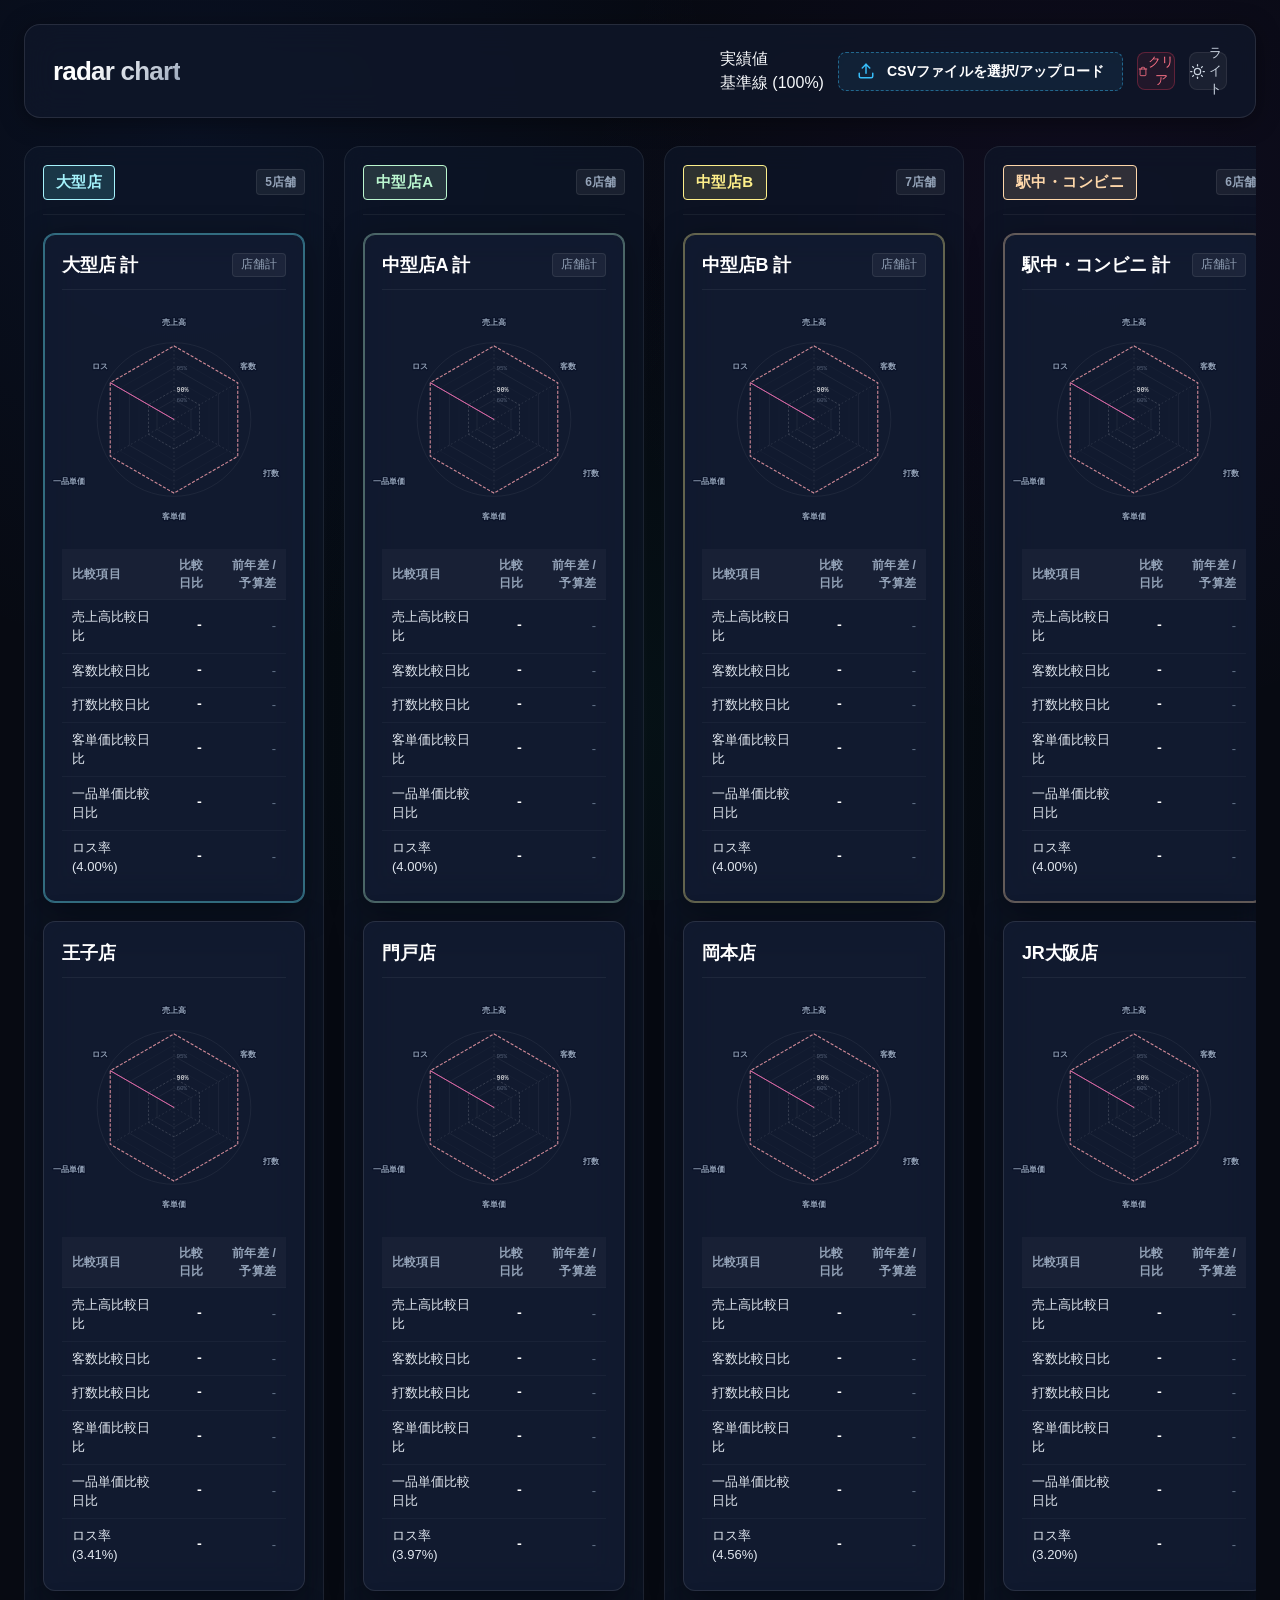
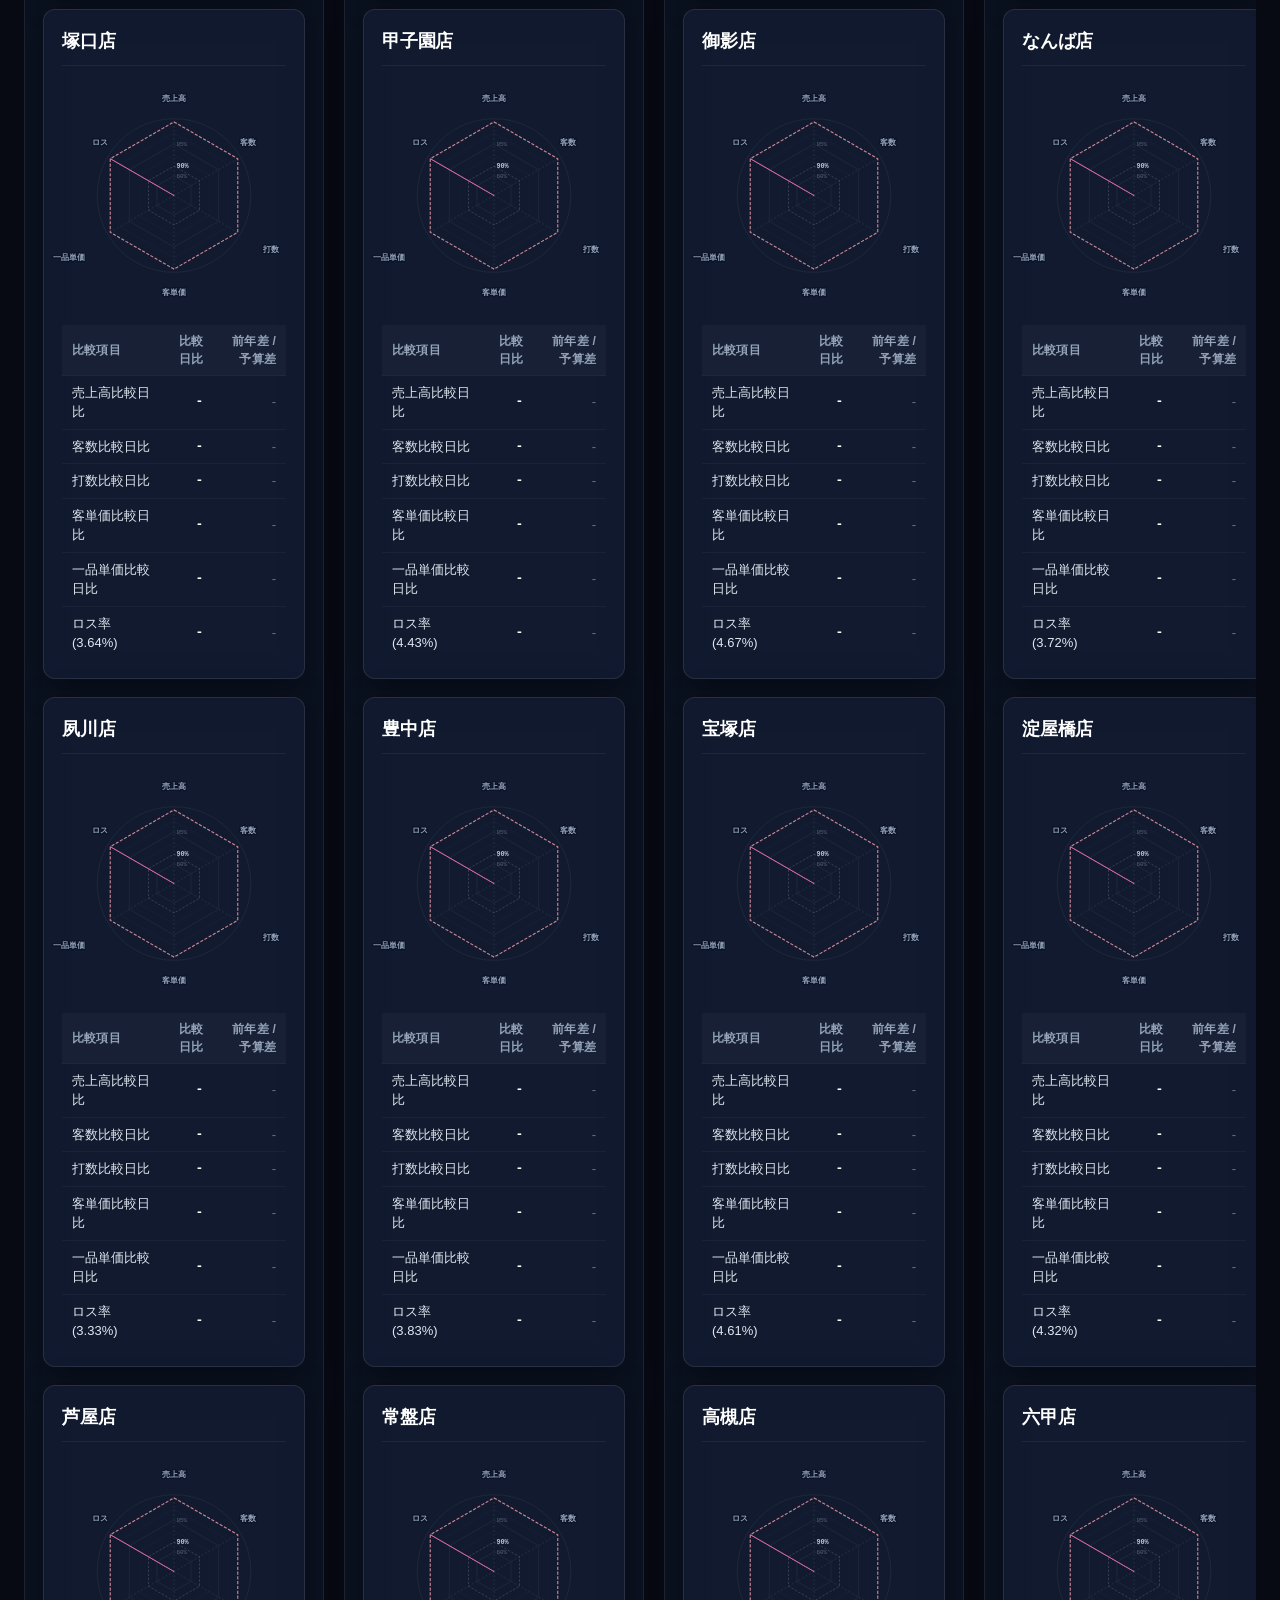
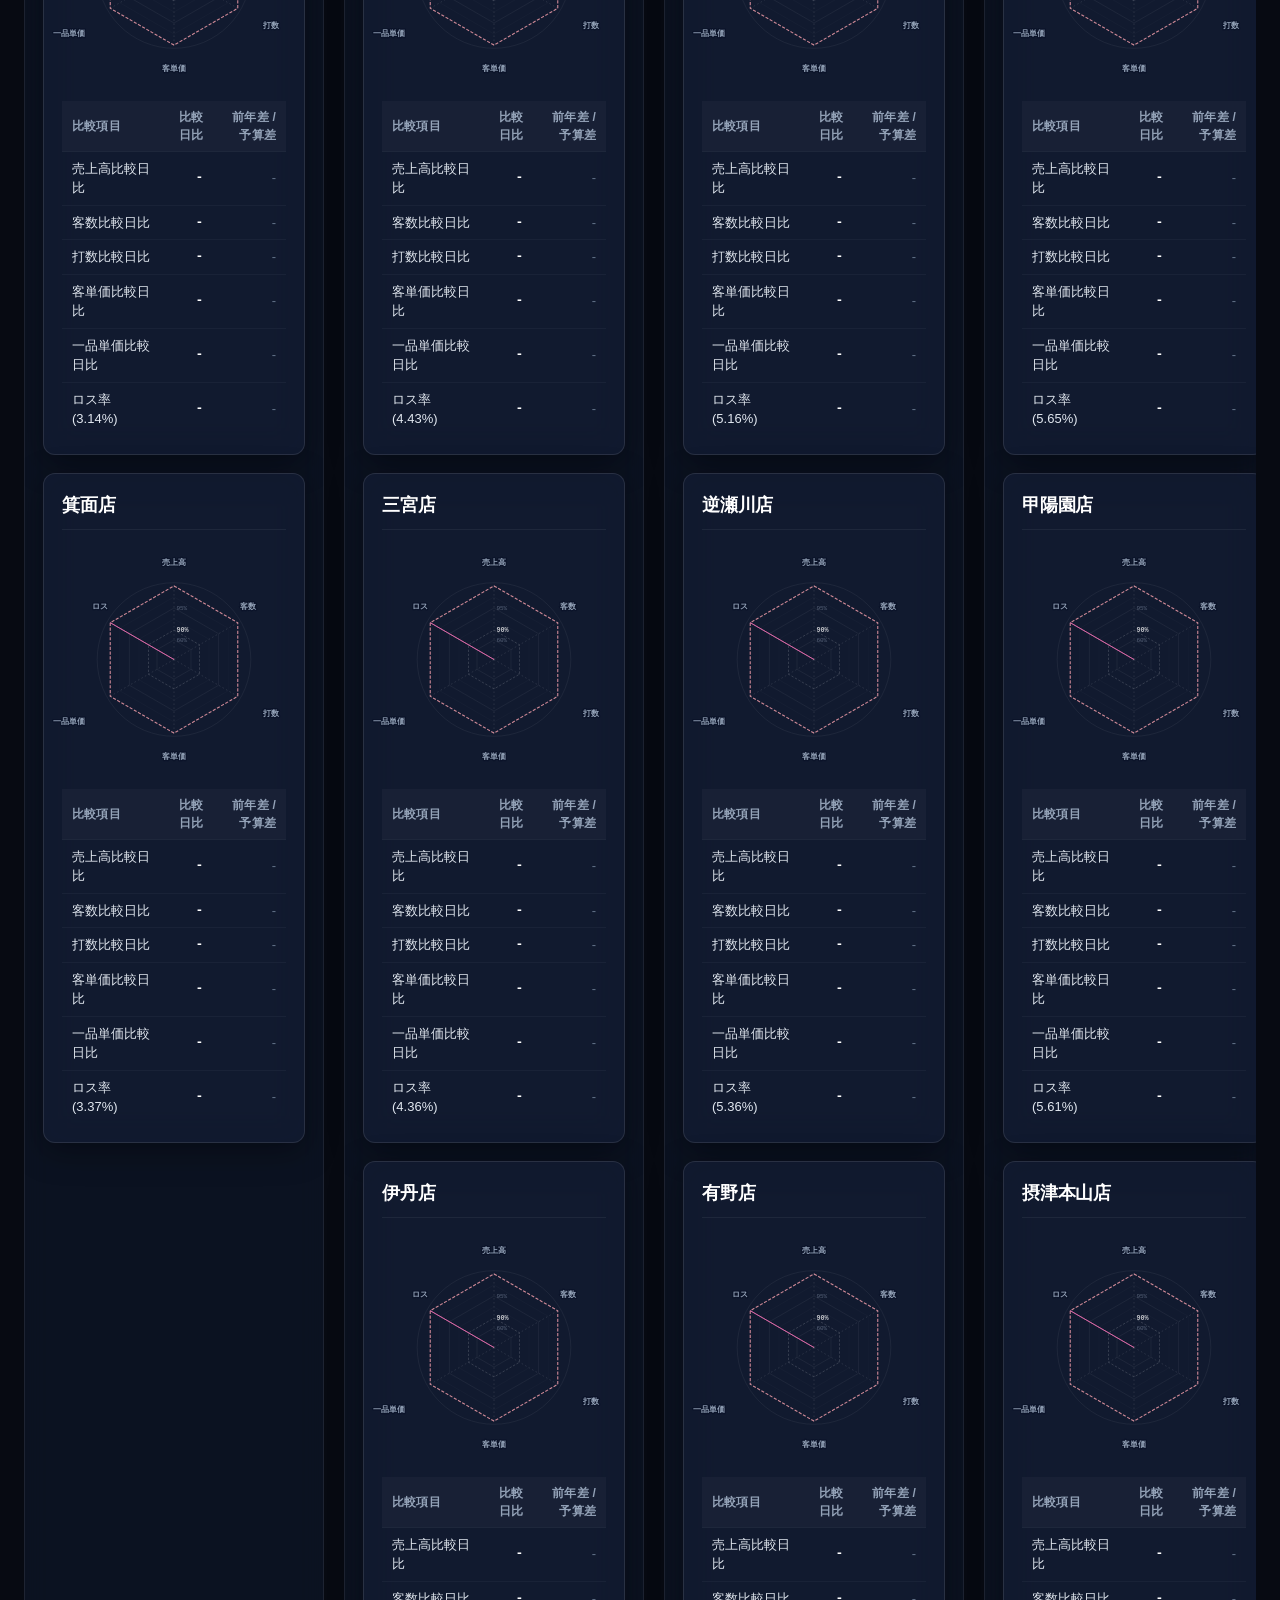
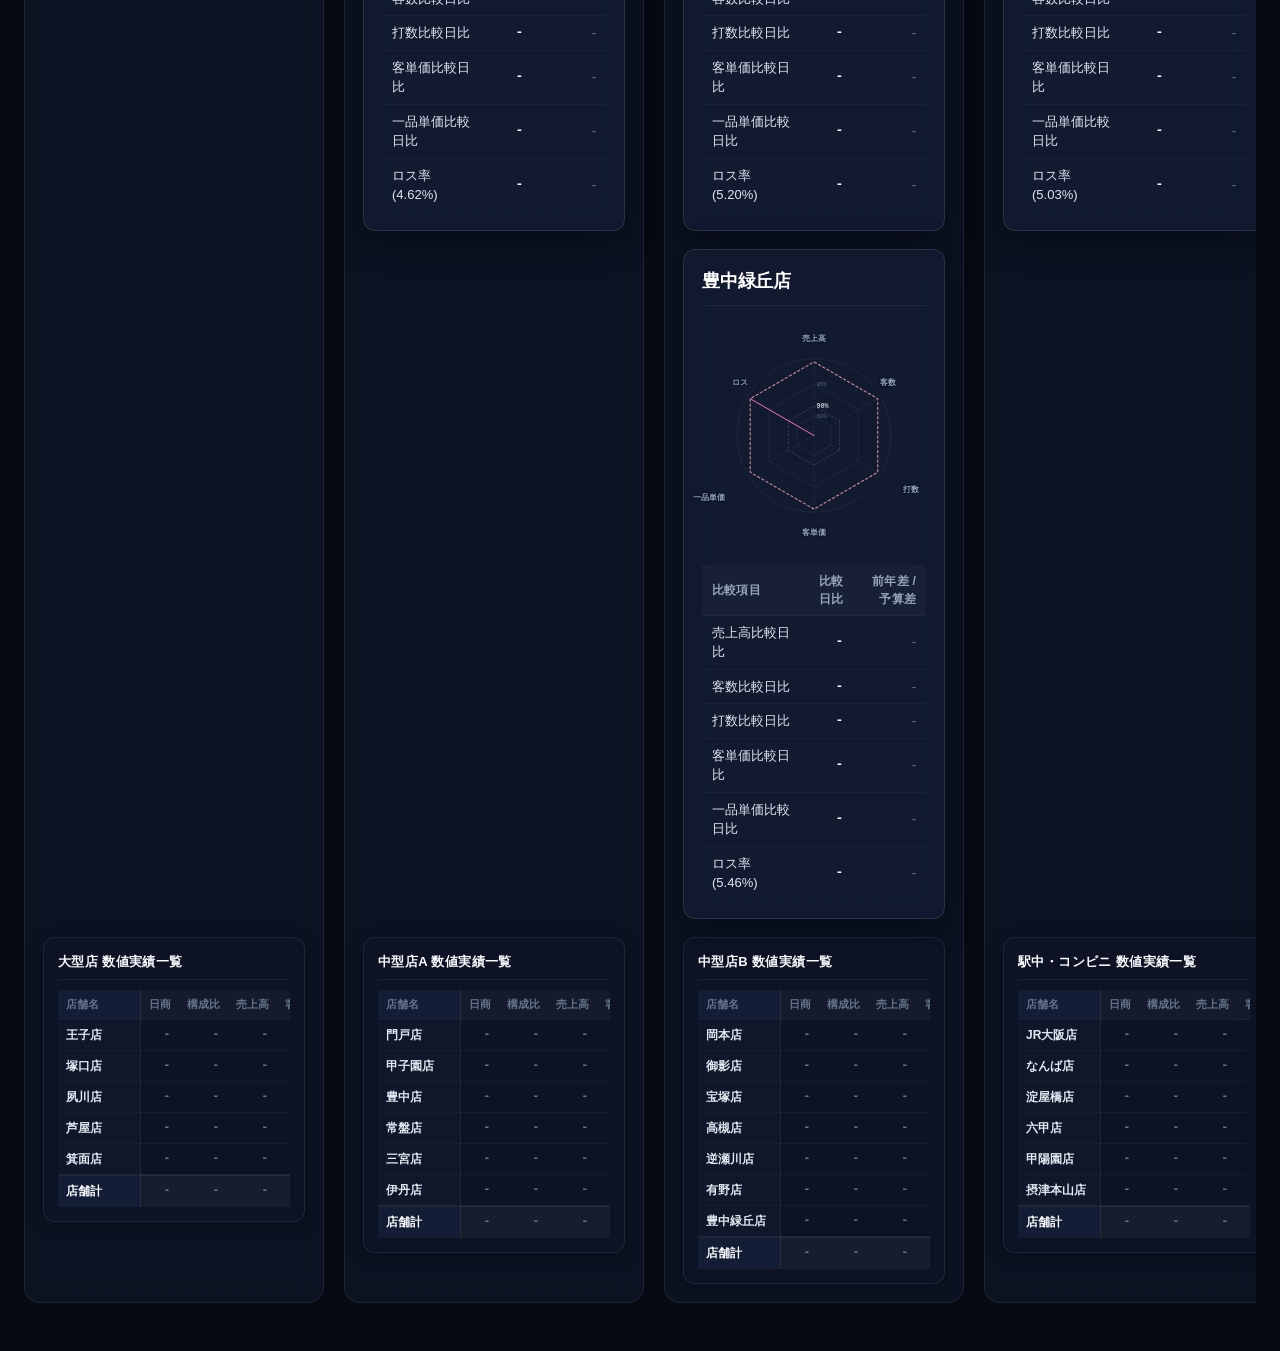
<file: index.html>
<!DOCTYPE html>
<html lang="ja">
<head>
  <meta charset="UTF-8">
  <meta name="viewport" content="width=device-width, initial-scale=1.0">
  <meta http-equiv="Content-Security-Policy" content="default-src 'none'; style-src 'self' 'unsafe-inline'; script-src 'self'; img-src 'self' data:;">
  <title>radar chart</title>
  <meta name="description" content="全24店舗の売上実績KPI（売上高、客数、打数、客単価、一品単価の比較日比）をレーダーチャートとテーブルの1セットで表示する4列カンバンビュー">
  <link rel="stylesheet" href="css/style.css">
</head>
<body>

  <!-- ヘッダーエリア -->
  <header class="app-header">
    <div class="header-title-group">
      <h1 id="app-title">radar chart</h1>
    </div>

    <div class="header-controls">
      <div class="legend-bar" role="region" aria-label="チャート凡例">
        <div class="legend-item">
          <span class="legend-dot-actual"></span>
          <span>実績値</span>
        </div>
        <div class="legend-item">
          <span class="legend-dot-benchmark"></span>
          <span>基準線 (100%)</span>
        </div>
      </div>

      <!-- 読み込みボタン周辺 ドロップ＆ファイル選択ゾーン -->
      <div id="csv-drop-zone" class="header-drop-zone" role="region" aria-label="CSV読み込みドロップエリア">
        <input type="file" id="csv-file-input" class="file-upload-input" accept=".csv,text/csv">
        <label for="csv-file-input" class="drop-zone-label" tabindex="0" role="button" aria-label="CSVファイルを選択/アップロード">
          <div class="drop-zone-icon">
            <svg width="18" height="18" viewBox="0 0 24 24" fill="none" stroke="currentColor" stroke-width="2" stroke-linecap="round" stroke-linejoin="round">
              <path d="M21 15v4a2 2 0 0 1-2 2H5a2 2 0 0 1-2-2v-4"></path>
              <polyline points="17 8 12 3 7 8"></polyline>
              <line x1="12" y1="3" x2="12" y2="15"></line>
            </svg>
          </div>
          <span class="drop-zone-main-text">CSVファイルを選択/アップロード</span>
        </label>
      </div>

      <!-- クリアボタン -->
      <button type="button" id="btn-clear-data" class="btn-clear" title="全店舗の数値をクリアします（店舗数・項目は維持されます）">
        <svg width="15" height="15" viewBox="0 0 24 24" fill="none" stroke="currentColor" stroke-width="2" stroke-linecap="round" stroke-linejoin="round">
          <polyline points="3 6 5 6 21 6"></polyline>
          <path d="M19 6v14a2 2 0 0 1-2 2H7a2 2 0 0 1-2-2V6m3 0V4a2 2 0 0 1 2-2h4a2 2 0 0 1 2 2v2"></path>
        </svg>
        <span>クリア</span>
      </button>

      <!-- テーマ切り替えボタン（ライト/ダーク） -->
      <button type="button" id="btn-theme-toggle" class="btn-theme-toggle" title="ライトモード/ダークモードを切り替えます" aria-label="ライトモードに切り替え" aria-pressed="false">
        <span class="theme-icon-container">
          <svg class="icon-sun" width="15" height="15" viewBox="0 0 24 24" fill="none" stroke="currentColor" stroke-width="2" stroke-linecap="round" stroke-linejoin="round">
            <circle cx="12" cy="12" r="5"></circle>
            <line x1="12" y1="1" x2="12" y2="3"></line>
            <line x1="12" y1="21" x2="12" y2="23"></line>
            <line x1="4.22" y1="4.22" x2="5.64" y2="5.64"></line>
            <line x1="18.36" y1="18.36" x2="19.78" y2="19.78"></line>
            <line x1="1" y1="12" x2="3" y2="12"></line>
            <line x1="21" y1="12" x2="23" y2="12"></line>
            <line x1="4.22" y1="19.78" x2="5.64" y2="18.36"></line>
            <line x1="18.36" y1="5.64" x2="19.78" y2="4.22"></line>
          </svg>
          <svg class="icon-moon" width="15" height="15" viewBox="0 0 24 24" fill="none" stroke="currentColor" stroke-width="2" stroke-linecap="round" stroke-linejoin="round">
            <path d="M21 12.79A9 9 0 1 1 11.21 3 7 7 0 0 0 21 12.79z"></path>
          </svg>
        </span>
        <span id="theme-toggle-label" class="theme-toggle-label">ライト</span>
      </button>
    </div>
  </header>

  <!-- 4列カンバンビューエリア -->
  <main>
    <div id="kanban-board" class="kanban-board" role="region" aria-label="4列店舗別カンバンボード">
      <!-- JavaScriptにより4列のカンバンカテゴリおよび店舗カードが安全に動的生成されます -->
    </div>
  </main>

  <!-- 店舗詳細ポップアップモーダル（拡大表示） -->
  <div id="store-modal-overlay" class="modal-overlay" aria-hidden="true" style="display: none;">
    <div class="modal-dialog" role="dialog" aria-modal="true" aria-labelledby="modal-store-name">
      <button type="button" id="modal-close-btn" class="modal-close-button" aria-label="閉じる">
        <svg width="20" height="20" viewBox="0 0 24 24" fill="none" stroke="currentColor" stroke-width="2.5" stroke-linecap="round" stroke-linejoin="round">
          <line x1="18" y1="6" x2="6" y2="18"></line>
          <line x1="6" y1="6" x2="18" y2="18"></line>
        </svg>
      </button>

      <header class="modal-header">
        <div class="modal-header-info">
          <span id="modal-category-badge" class="kanban-category-badge"></span>
          <span id="modal-store-code" class="card-store-code"></span>
        </div>
        <h2 id="modal-store-name" class="modal-store-title"></h2>
      </header>

      <div class="modal-body-grid">
        <!-- 拡大レーダーチャート領域 -->
        <div class="modal-chart-section">
          <div id="modal-chart-container" class="modal-chart-wrapper"></div>
        </div>

        <!-- 拡大詳細データ表領域 -->
        <div class="modal-table-section">
          <div class="modal-section-title">比較日比 実績データ表</div>
          <div id="modal-table-container" class="modal-table-wrapper"></div>
        </div>
      </div>
    </div>
  </div>

  <!-- トースト通知コンテナ -->
  <div id="toast-container" class="toast-container" aria-live="polite"></div>

  <!-- スクリプト読み込み（安全な分離設計・外部CDN不使用） -->
  <script src="js/config.js"></script>
  <script src="js/parser.js"></script>
  <script src="js/chart.js"></script>
  <script src="js/table.js"></script>
  <script src="js/app.js"></script>
</body>
</html>
</file>
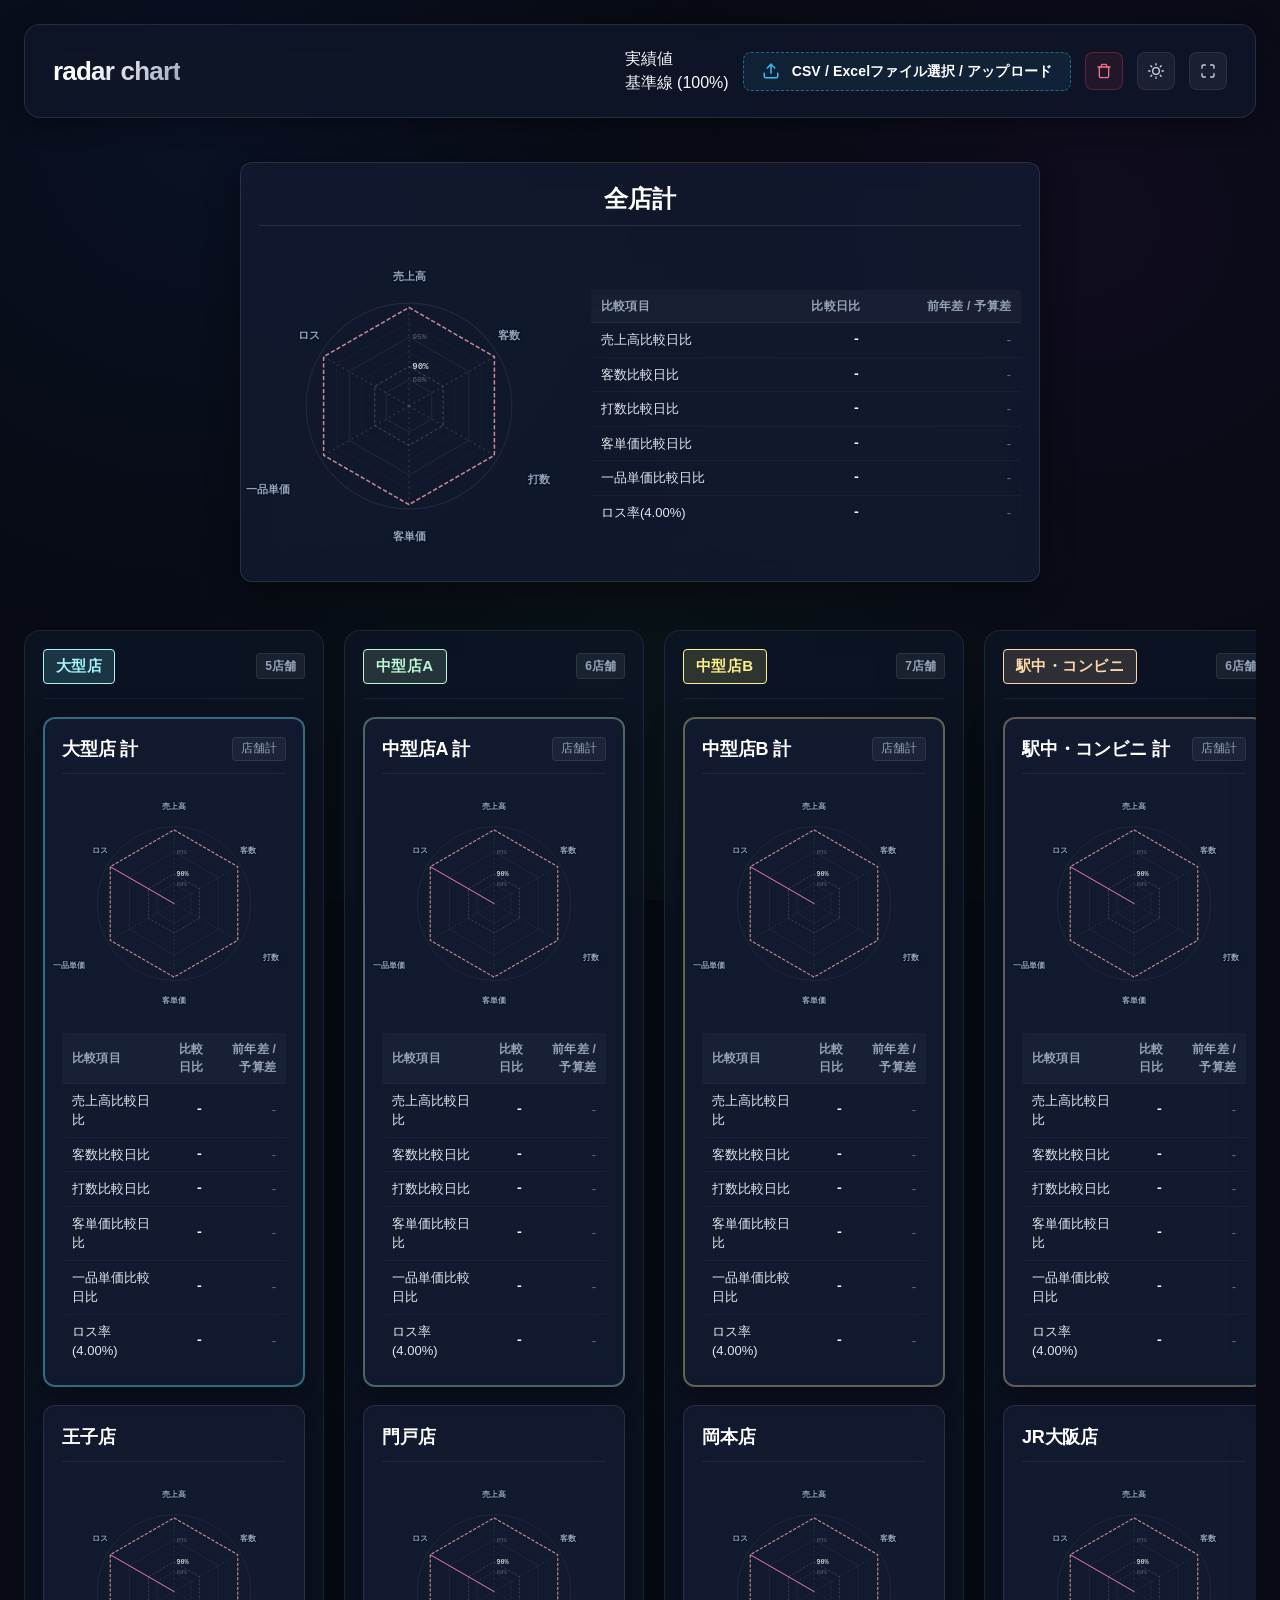
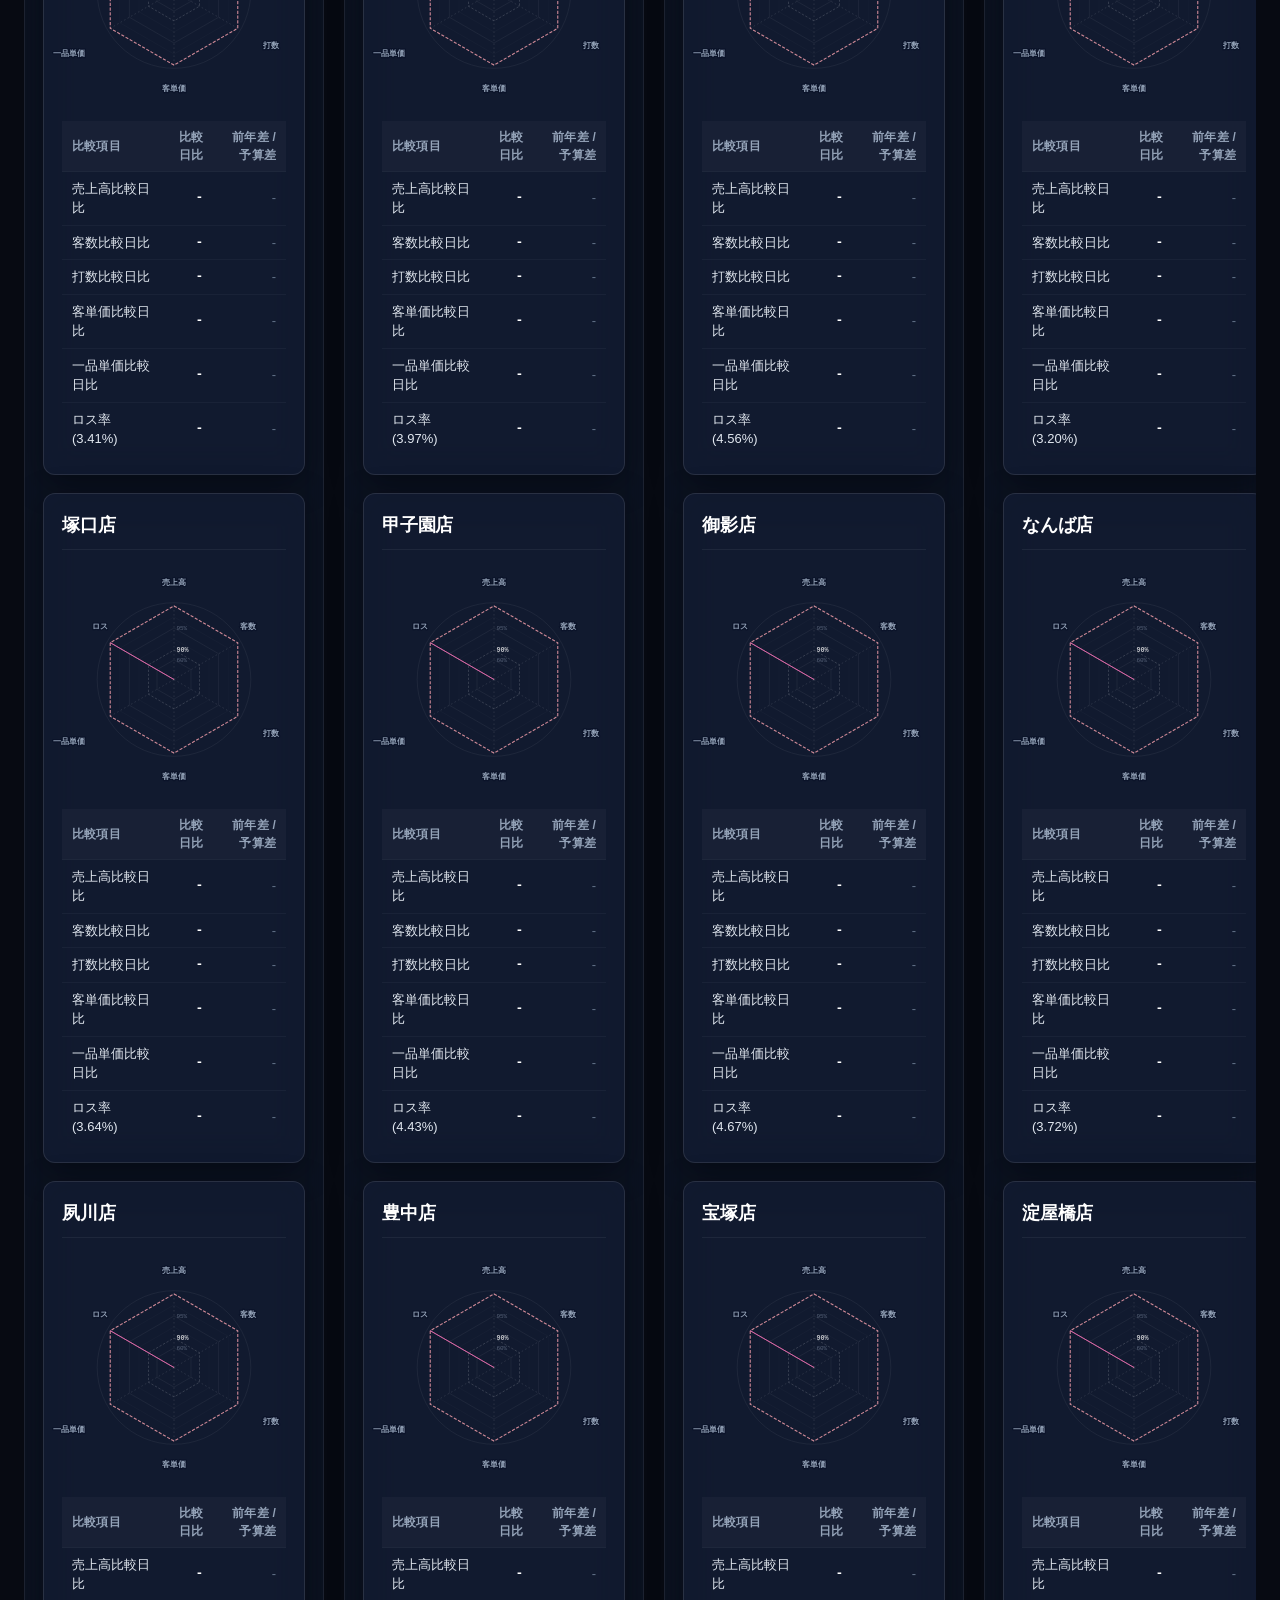
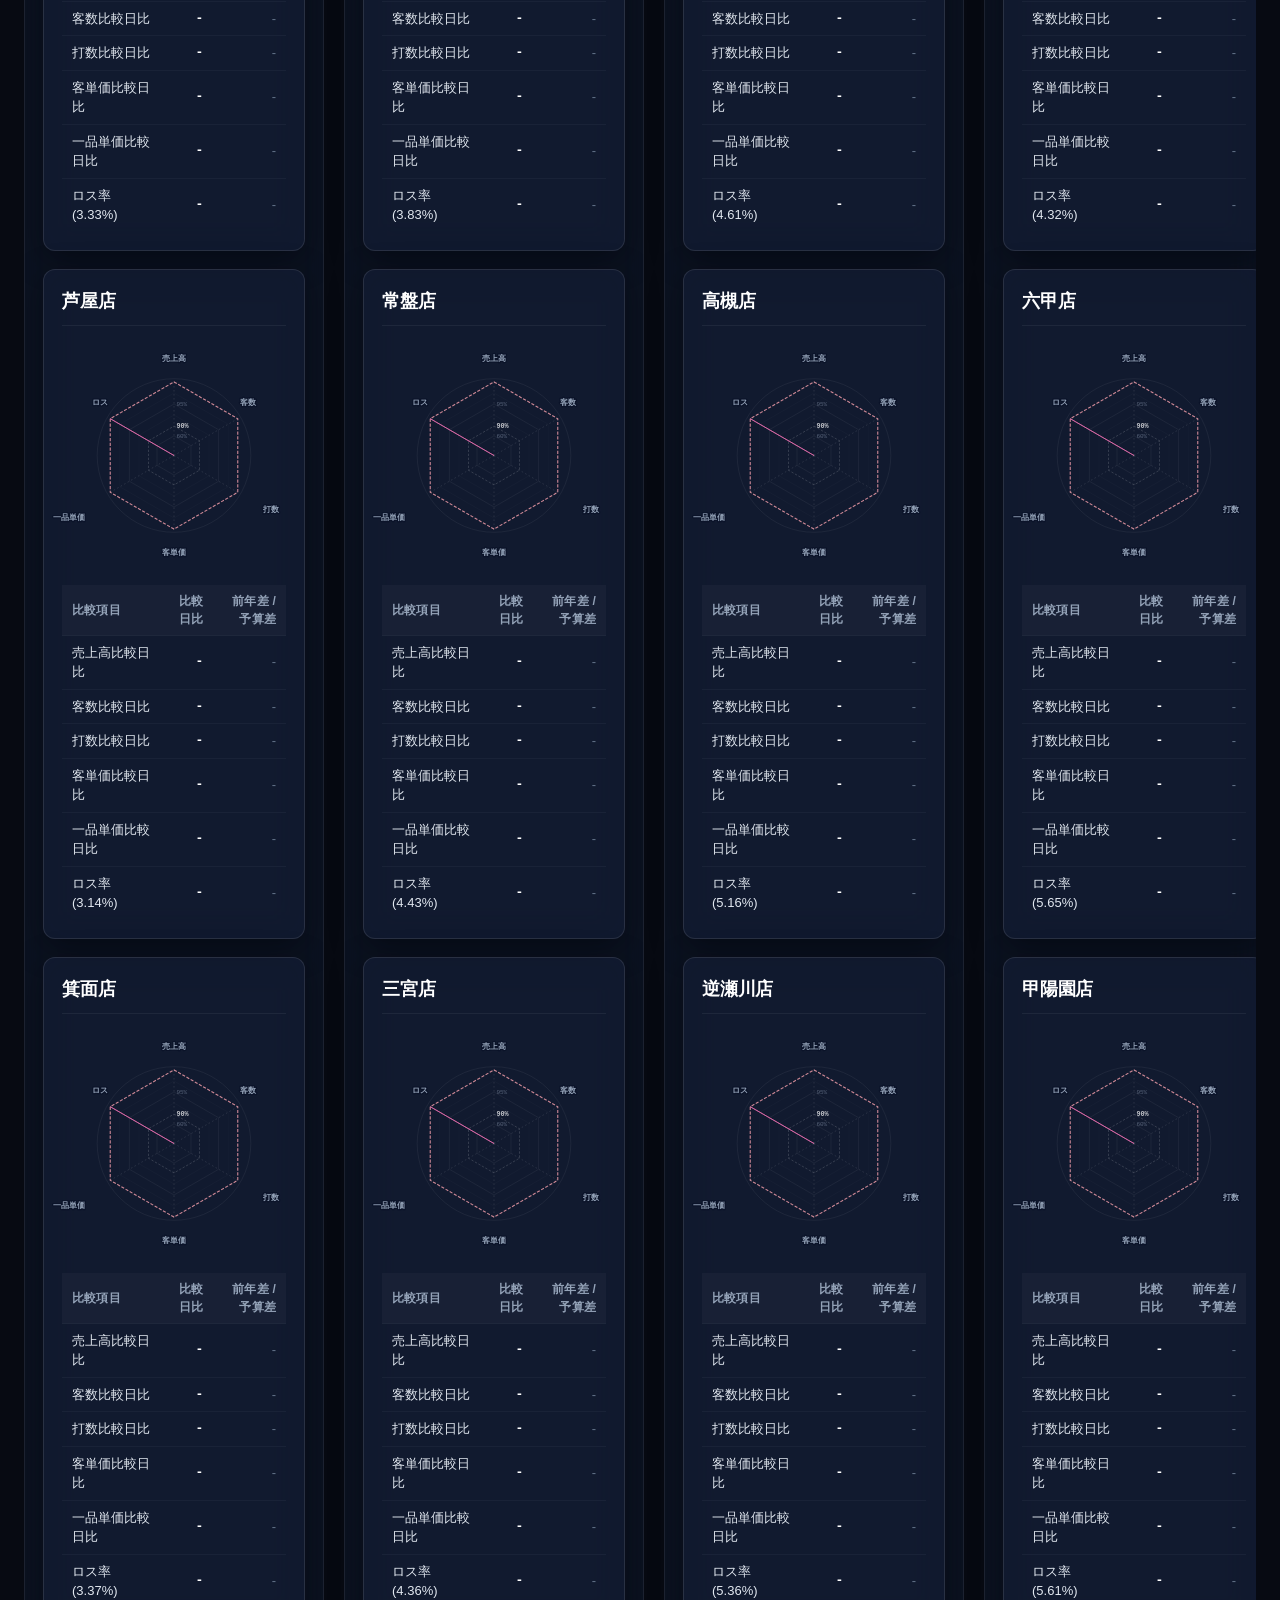
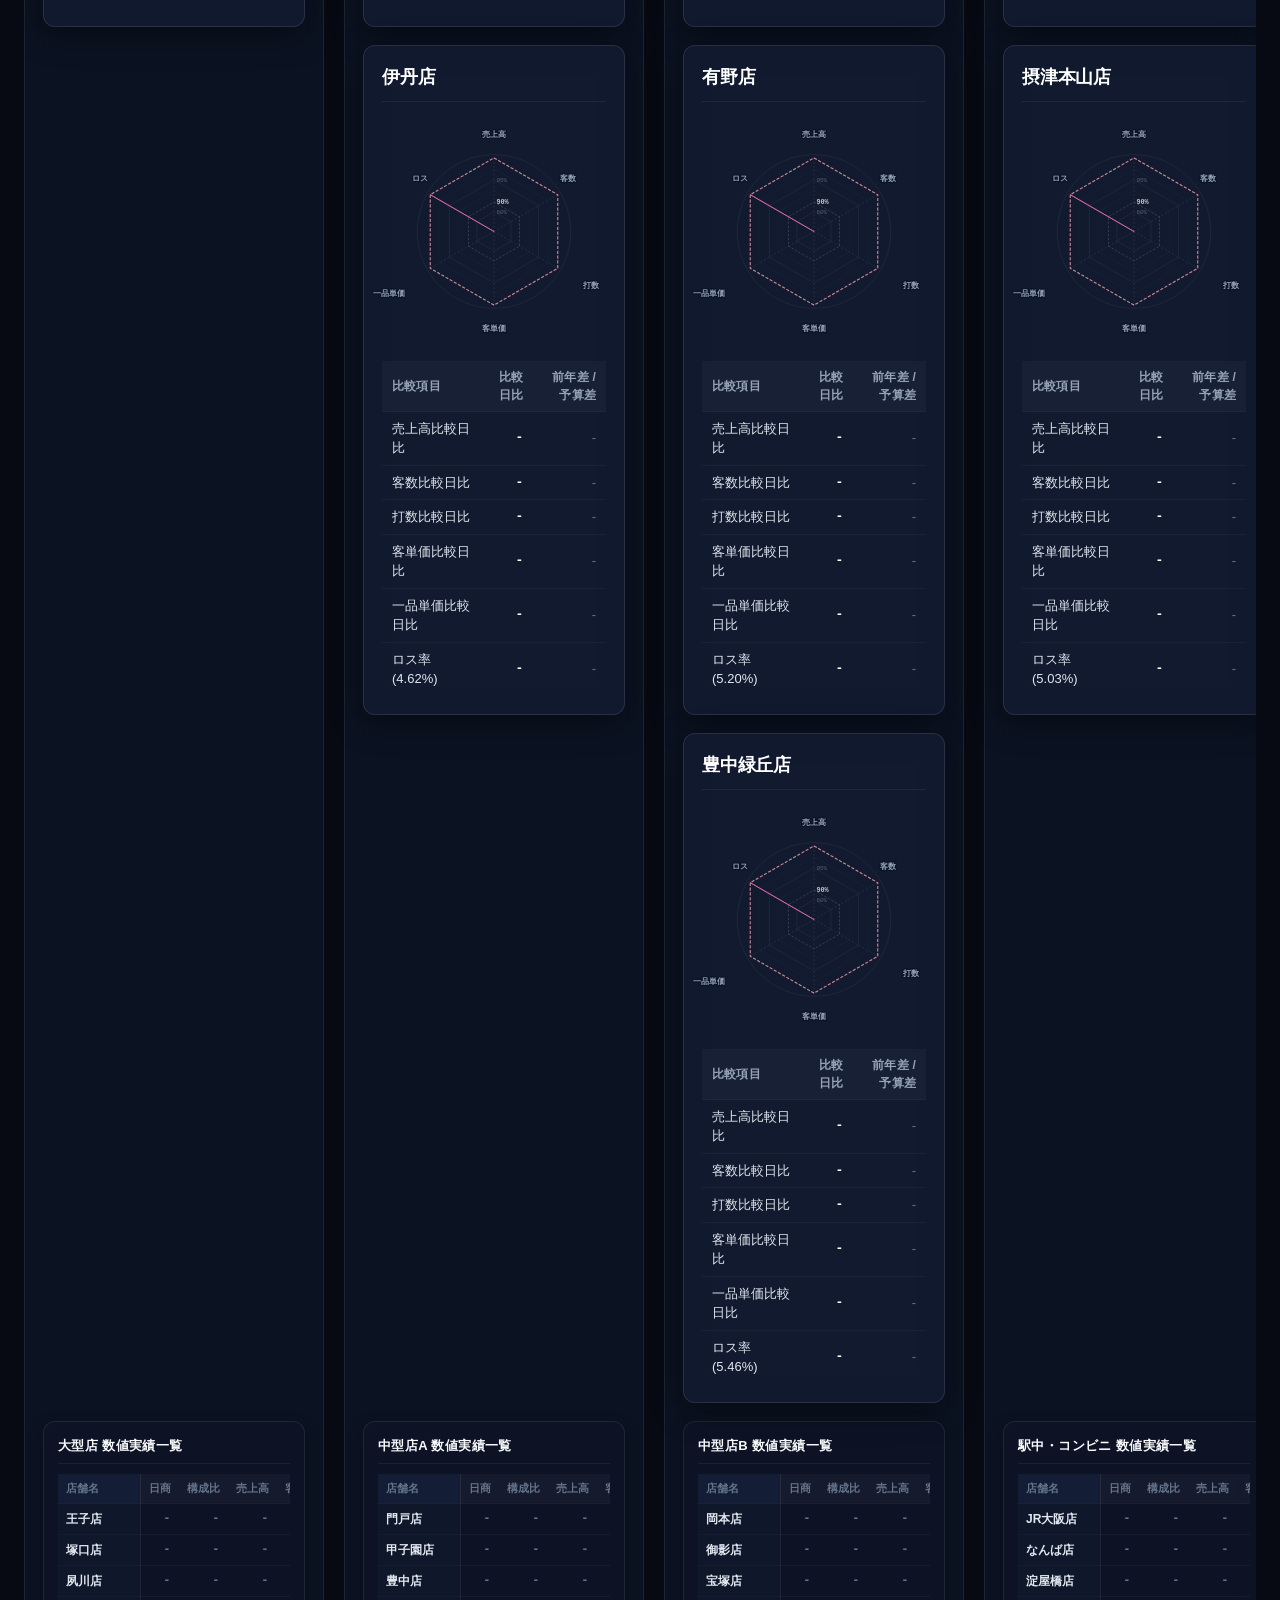
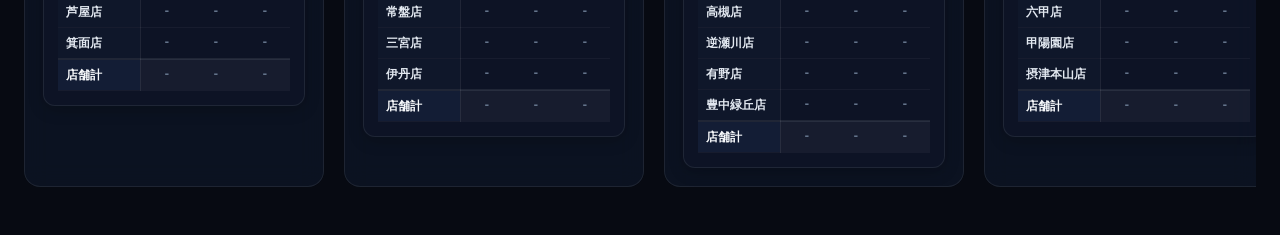
<file: radar chart.html>
<!DOCTYPE html>
<html lang="ja">

<head>
  <meta charset="UTF-8">
  <meta name="viewport" content="width=device-width, initial-scale=1.0">
  <meta http-equiv="Content-Security-Policy"
    content="default-src 'none'; style-src 'self' 'unsafe-inline'; script-src 'self'; img-src 'self' data:;">
  <title>radar chart</title>
  <meta name="description" content="全24店舗の売上実績KPI（売上高、客数、打数、客単価、一品単価の比較日比）をレーダーチャートとテーブルの1セットで表示する4列カンバンビュー">
  <link rel="stylesheet" href="css/style.css">
</head>

<body>

  <!-- ヘッダーエリア -->
  <header class="app-header">
    <div class="header-title-group">
      <h1 id="app-title">radar chart</h1>
    </div>

    <div class="header-controls">
      <div class="legend-bar" role="region" aria-label="チャート凡例">
        <div class="legend-item">
          <span class="legend-dot-actual"></span>
          <span>実績値</span>
        </div>
        <div class="legend-item">
          <span class="legend-dot-benchmark"></span>
          <span>基準線 (100%)</span>
        </div>
      </div>

      <!-- 読み込みボタン周辺 ドロップ＆ファイル選択ゾーン -->
      <div class="header-upload-group">
        <div id="csv-drop-zone" class="header-drop-zone" role="region" aria-label="CSV / Excel読み込みドロップエリア">
          <input type="file" id="csv-file-input" class="file-upload-input"
            accept=".csv,text/csv,.xlsx,.xls,application/vnd.openxmlformats-officedocument.spreadsheetml.sheet,application/vnd.ms-excel">
          <label for="csv-file-input" class="drop-zone-label" tabindex="0" role="button"
            aria-label="CSV / Excelファイル選択 / アップロード">
            <div class="drop-zone-icon">
              <svg width="18" height="18" viewBox="0 0 24 24" fill="none" stroke="currentColor" stroke-width="2"
                stroke-linecap="round" stroke-linejoin="round">
                <path d="M21 15v4a2 2 0 0 1-2 2H5a2 2 0 0 1-2-2v-4"></path>
                <polyline points="17 8 12 3 7 8"></polyline>
                <line x1="12" y1="3" x2="12" y2="15"></line>
              </svg>
            </div>
            <span class="drop-zone-main-text">CSV / Excelファイル選択 / アップロード</span>
          </label>
        </div>
        <div id="loaded-file-display" class="loaded-file-display" title="アップロードされたファイル名" style="display: none;">
          <svg class="loaded-file-icon" width="12" height="12" viewBox="0 0 24 24" fill="none" stroke="currentColor"
            stroke-width="2" stroke-linecap="round" stroke-linejoin="round">
            <path d="M14 2H6a2 2 0 0 0-2 2v16a2 2 0 0 0 2 2h12a2 2 0 0 0 2-2V8z"></path>
            <polyline points="14 2 14 8 20 8"></polyline>
            <line x1="16" y1="13" x2="8" y2="13"></line>
            <line x1="16" y1="17" x2="8" y2="17"></line>
            <polyline points="10 9 9 9 8 9"></polyline>
          </svg>
          <span id="loaded-file-name" class="loaded-file-name"></span>
        </div>
      </div>
      <!-- クリアボタン（アイコン表示のみ） -->
      <button type="button" id="btn-clear-data" class="btn-clear" title="全店舗の数値をクリアします（店舗数・項目は維持されます）"
        aria-label="全店舗の数値をクリア">
        <svg width="16" height="16" viewBox="0 0 24 24" fill="none" stroke="currentColor" stroke-width="2"
          stroke-linecap="round" stroke-linejoin="round">
          <polyline points="3 6 5 6 21 6"></polyline>
          <path d="M19 6v14a2 2 0 0 1-2 2H7a2 2 0 0 1-2-2V6m3 0V4a2 2 0 0 1 2-2h4a2 2 0 0 1 2 2v2"></path>
        </svg>
      </button>

      <!-- テーマ切り替えボタン（ライト/ダーク） アイコン表示のみ -->
      <button type="button" id="btn-theme-toggle" class="btn-theme-toggle" title="ライトモード/ダークモードを切り替えます"
        aria-label="ライトモードに切り替え" aria-pressed="false">
        <span class="theme-icon-container">
          <svg class="icon-sun" width="16" height="16" viewBox="0 0 24 24" fill="none" stroke="currentColor"
            stroke-width="2" stroke-linecap="round" stroke-linejoin="round">
            <circle cx="12" cy="12" r="5"></circle>
            <line x1="12" y1="1" x2="12" y2="3"></line>
            <line x1="12" y1="21" x2="12" y2="23"></line>
            <line x1="4.22" y1="4.22" x2="5.64" y2="5.64"></line>
            <line x1="18.36" y1="18.36" x2="19.78" y2="19.78"></line>
            <line x1="1" y1="12" x2="3" y2="12"></line>
            <line x1="21" y1="12" x2="23" y2="12"></line>
            <line x1="4.22" y1="19.78" x2="5.64" y2="18.36"></line>
            <line x1="18.36" y1="5.64" x2="19.78" y2="4.22"></line>
          </svg>
          <svg class="icon-moon" width="16" height="16" viewBox="0 0 24 24" fill="none" stroke="currentColor"
            stroke-width="2" stroke-linecap="round" stroke-linejoin="round">
            <path d="M21 12.79A9 9 0 1 1 11.21 3 7 7 0 0 0 21 12.79z"></path>
          </svg>
        </span>
      </button>

      <!-- 全画面表示切り替えボタン アイコン表示のみ -->
      <button type="button" id="btn-fullscreen-toggle" class="btn-fullscreen-toggle" title="全画面表示に切り替えます"
        aria-label="全画面表示に切り替え" aria-pressed="false">
        <span class="fullscreen-icon-container">
          <svg class="icon-maximize" width="16" height="16" viewBox="0 0 24 24" fill="none" stroke="currentColor"
            stroke-width="2" stroke-linecap="round" stroke-linejoin="round">
            <path d="M8 3H5a2 2 0 0 0-2 2v3m18 0V5a2 2 0 0 0-2-2h-3m0 18h3a2 2 0 0 0 2-2v-3M3 16v3a2 2 0 0 0 2 2h3">
            </path>
          </svg>
          <svg class="icon-minimize" width="16" height="16" viewBox="0 0 24 24" fill="none" stroke="currentColor"
            stroke-width="2" stroke-linecap="round" stroke-linejoin="round">
            <path d="M8 3v3a2 2 0 0 1-2 2H3m18 0h-3a2 2 0 0 1-2-2V3m0 18v-3a2 2 0 0 1 2-2h3M3 16h3a2 2 0 0 1 2 2v3">
            </path>
          </svg>
        </span>
      </button>
    </div>
  </header>

  <!-- 4列カンバンビューエリア -->
  <main>
    <!-- 全店計 特別枠 -->
    <section id="total-store-section" class="total-store-section" role="region" aria-label="全店計ダッシュボード">
      <!-- JavaScriptにより全店計のチャートが挿入されます -->
    </section>

    <div id="kanban-board" class="kanban-board" role="region" aria-label="4列店舗別カンバンボード">
      <!-- JavaScriptにより4列のカンバンカテゴリおよび店舗カードが安全に動的生成されます -->
    </div>
  </main>

  <!-- 店舗詳細ポップアップモーダル（拡大表示） -->
  <div id="store-modal-overlay" class="modal-overlay" aria-hidden="true" style="display: none;">
    <div class="modal-dialog" role="dialog" aria-modal="true" aria-labelledby="modal-store-name">
      <button type="button" id="modal-close-btn" class="modal-close-button" aria-label="閉じる">
        <svg width="20" height="20" viewBox="0 0 24 24" fill="none" stroke="currentColor" stroke-width="2.5"
          stroke-linecap="round" stroke-linejoin="round">
          <line x1="18" y1="6" x2="6" y2="18"></line>
          <line x1="6" y1="6" x2="18" y2="18"></line>
        </svg>
      </button>

      <header class="modal-header">
        <div class="modal-header-info">
          <span id="modal-category-badge" class="kanban-category-badge"></span>
          <span id="modal-store-code" class="card-store-code"></span>
        </div>
        <h2 id="modal-store-name" class="modal-store-title"></h2>
      </header>

      <div class="modal-body-grid">
        <!-- 拡大レーダーチャート領域 -->
        <div class="modal-chart-section">
          <div id="modal-chart-container" class="modal-chart-wrapper"></div>
        </div>

        <!-- 拡大詳細データ表領域 -->
        <div class="modal-table-section">
          <div class="modal-section-title">比較日比 実績データ表</div>
          <div id="modal-table-container" class="modal-table-wrapper"></div>
        </div>
      </div>
    </div>
  </div>

  <!-- トースト通知コンテナ -->
  <div id="toast-container" class="toast-container" aria-live="polite"></div>

  <!-- スクリプト読み込み（安全な分離設計・外部CDN不使用） -->
  <script src="vendor/xlsx.full.min.js"></script>
  <script src="js/config.js"></script>
  <script src="js/parser.js"></script>
  <script src="js/chart.js"></script>
  <script src="js/table.js"></script>
  <script src="js/app.js"></script>
</body>

</html>
</file>
<file: css/style.css>
/* ==========================================================================
   Luxury Dark Style - Radar Chart Kanban Dashboard
   ========================================================================== */

:root {
  /* 背景・サーフェス */
  --bg-deep: #070a12;
  --bg-main: #0b1120;
  --bg-surface: #0f172a;
  --bg-card: rgba(19, 29, 51, 0.75);
  --bg-card-hover: rgba(24, 37, 65, 0.85);
  --bg-column: rgba(15, 23, 42, 0.65);
  
  /* テキストカラー */
  --text-main: #f8fafc;
  --text-secondary: #cbd5e1;
  --text-muted: #94a3b8;
  --text-dim: #64748b;

  /* ボーダー・境界線 */
  --border-subtle: rgba(255, 255, 255, 0.08);
  --border-card: rgba(255, 255, 255, 0.1);
  --border-card-hover: rgba(255, 255, 255, 0.22);
  --border-divider: rgba(255, 255, 255, 0.06);

  /* タイポグラフィ */
  --font-family: -apple-system, BlinkMacSystemFont, "Segoe UI", Roboto, "Helvetica Neue", "Hiragino Kaku Gothic ProN", "Yu Gothic", sans-serif;
  
  /* シャドウ・グロー効果 */
  --shadow-card: 0 8px 32px 0 rgba(0, 0, 0, 0.37);
  --shadow-card-hover: 0 12px 40px 0 rgba(0, 0, 0, 0.55), 0 0 16px rgba(56, 189, 248, 0.15);
  --shadow-header: 0 4px 24px rgba(0, 0, 0, 0.4);

  /* 角丸 */
  --radius-xl: 16px;
  --radius-lg: 12px;
  --radius-md: 8px;
  --radius-sm: 4px;
}

/* ==========================================================================
   Light Mode Theme Overrides (エレガントライトスタイル)
   ========================================================================== */
[data-theme="light"] {
  /* 背景・サーフェス */
  --bg-deep: #f1f5f9;
  --bg-main: #f8fafc;
  --bg-surface: #ffffff;
  --bg-card: rgba(255, 255, 255, 0.90);
  --bg-card-hover: rgba(255, 255, 255, 0.98);
  --bg-column: rgba(241, 245, 249, 0.75);

  /* テキストカラー */
  --text-main: #0f172a;
  --text-secondary: #334155;
  --text-muted: #64748b;
  --text-dim: #94a3b8;

  /* ボーダー・境界線 */
  --border-subtle: rgba(0, 0, 0, 0.08);
  --border-card: rgba(0, 0, 0, 0.08);
  --border-card-hover: rgba(14, 165, 233, 0.45);
  --border-divider: rgba(0, 0, 0, 0.06);

  /* シャドウ */
  --shadow-card: 0 4px 20px 0 rgba(0, 0, 0, 0.06), 0 1px 3px 0 rgba(0, 0, 0, 0.04);
  --shadow-card-hover: 0 10px 30px 0 rgba(0, 0, 0, 0.12), 0 0 12px rgba(14, 165, 233, 0.15);
  --shadow-header: 0 2px 16px rgba(0, 0, 0, 0.06);
}

[data-theme="light"] body {
  background-color: var(--bg-deep);
  background-image: 
    radial-gradient(circle at 15% 15%, rgba(14, 165, 233, 0.07) 0%, transparent 40%),
    radial-gradient(circle at 85% 25%, rgba(168, 85, 247, 0.05) 0%, transparent 40%),
    radial-gradient(circle at 50% 80%, rgba(16, 185, 129, 0.06) 0%, transparent 50%);
}

* {
  box-sizing: border-box;
  margin: 0;
  padding: 0;
}

body {
  font-family: var(--font-family);
  background-color: var(--bg-deep);
  background-image: 
    radial-gradient(circle at 15% 15%, rgba(37, 99, 235, 0.08) 0%, transparent 40%),
    radial-gradient(circle at 85% 25%, rgba(147, 51, 234, 0.06) 0%, transparent 40%),
    radial-gradient(circle at 50% 80%, rgba(16, 185, 129, 0.05) 0%, transparent 50%);
  background-attachment: fixed;
  color: var(--text-main);
  line-height: 1.5;
  min-height: 100vh;
  padding: 24px;
}

/* ヘッダーエリア */
.app-header {
  background: rgba(15, 23, 42, 0.8);
  backdrop-filter: blur(16px);
  -webkit-backdrop-filter: blur(16px);
  border: 1px solid var(--border-card);
  border-radius: var(--radius-xl);
  padding: 22px 28px;
  margin-bottom: 28px;
  box-shadow: var(--shadow-header);
  display: flex;
  flex-wrap: wrap;
  justify-content: space-between;
  align-items: center;
  gap: 20px;
}

.header-title-group h1 {
  font-size: 1.625rem;
  font-weight: 800;
  letter-spacing: -0.03em;
  background: linear-gradient(135deg, #ffffff 30%, #94a3b8 100%);
  -webkit-background-clip: text;
  -webkit-text-fill-color: transparent;
}

.header-title-group p {
  font-size: 0.875rem;
  color: var(--text-muted);
  margin-top: 5px;
  letter-spacing: 0.02em;
}

.header-controls {
  display: flex;
  align-items: center;
  gap: 14px;
  flex-wrap: wrap;
}
/* アップロードコントロールグループ（ボタン＋下部ファイル名表示） */
.header-upload-group {
  display: flex;
  flex-direction: column;
  align-items: stretch;
  gap: 5px;
}

.loaded-file-display {
  display: flex;
  align-items: center;
  justify-content: center;
  width: 100%;
  box-sizing: border-box;
  padding: 3px 12px;
  border-radius: var(--radius-sm);
  background: rgba(56, 189, 248, 0.1);
  border: 1px solid rgba(56, 189, 248, 0.25);
  font-size: 0.6875rem;
  color: #38bdf8;
  transition: all 0.2s ease;
}

.loaded-file-icon {
  flex-shrink: 0;
  margin-right: 6px;
  stroke: #38bdf8;
}

.loaded-file-name {
  white-space: nowrap;
  overflow: hidden;
  text-overflow: ellipsis;
  font-weight: 500;
  letter-spacing: 0.01em;
  text-align: center;
}

/* 読み込みボタン周辺 ドロップ＆選択ゾーン (Header Drop Zone) */
.header-drop-zone {
  position: relative;
  display: inline-flex;
  transition: all 0.25s cubic-bezier(0.16, 1, 0.3, 1);
}

.drop-zone-label {
  display: inline-flex;
  align-items: center;
  gap: 12px;
  background: rgba(56, 189, 248, 0.08);
  border: 1.5px dashed rgba(56, 189, 248, 0.45);
  padding: 8px 18px;
  border-radius: var(--radius-md);
  cursor: pointer;
  transition: all 0.22s ease;
  user-select: none;
}

.drop-zone-label:hover {
  background: rgba(56, 189, 248, 0.15);
  border-color: #38bdf8;
  box-shadow: 0 0 16px rgba(56, 189, 248, 0.3);
}

/* ドラッグオーバー中のハイライトアニメーション */
.header-drop-zone.is-drag-over .drop-zone-label {
  background: rgba(56, 189, 248, 0.25);
  border-color: #38bdf8;
  border-style: solid;
  box-shadow: 0 0 30px rgba(56, 189, 248, 0.6), inset 0 0 15px rgba(56, 189, 248, 0.2);
  transform: scale(1.04);
}

.drop-zone-icon {
  color: #38bdf8;
  display: flex;
  align-items: center;
  justify-content: center;
  transition: transform 0.2s ease;
}

.header-drop-zone.is-drag-over .drop-zone-icon {
  transform: translateY(-2px) scale(1.15);
}

.drop-zone-texts {
  display: flex;
  flex-direction: column;
  text-align: left;
}

.drop-zone-main-text {
  font-size: 0.875rem;
  font-weight: 700;
  color: #ffffff;
  letter-spacing: 0.01em;
}

.drop-zone-sub-text {
  font-size: 0.6875rem;
  color: #94a3b8;
  letter-spacing: 0.02em;
}

.header-drop-zone.is-drag-over .drop-zone-sub-text {
  color: #38bdf8;
  font-weight: 600;
}

.file-upload-input {
  display: none;
}

.btn-secondary {
  background: rgba(255, 255, 255, 0.05);
  color: var(--text-secondary);
  border: 1px solid var(--border-subtle);
  padding: 9px 16px;
  border-radius: var(--radius-md);
  font-size: 0.875rem;
  font-weight: 500;
  cursor: pointer;
  transition: all 0.2s;
}

.btn-secondary:hover {
  background: rgba(255, 255, 255, 0.1);
  color: #ffffff;
  border-color: rgba(255, 255, 255, 0.2);
}

/* クリアボタン（数値クリア用） */
.btn-clear {
  display: inline-flex;
  align-items: center;
  justify-content: center;
  width: 38px;
  height: 38px;
  padding: 0;
  background: rgba(244, 63, 94, 0.08);
  color: #fb7185;
  border: 1px solid rgba(244, 63, 94, 0.3);
  border-radius: var(--radius-md);
  cursor: pointer;
  transition: all 0.22s ease;
  user-select: none;
  flex-shrink: 0;
}

.btn-clear:hover {
  background: rgba(244, 63, 94, 0.18);
  color: #ffffff;
  border-color: #f43f5e;
  box-shadow: 0 0 16px rgba(244, 63, 94, 0.35);
  transform: translateY(-1px);
}

.btn-clear:active {
  transform: translateY(0);
}

/* 4列カンバンビュー グリッドコンテナ（横スクロール対応・4列維持） */
main {
  width: 100%;
  overflow-x: auto;
  padding-bottom: 24px;
}

.kanban-board {
  display: grid;
  grid-template-columns: repeat(4, minmax(300px, 1fr));
  gap: 20px;
  align-items: stretch;
  min-width: 1260px;
}

/* カンバン列（ガラスモフィズム調） */
.kanban-column {
  background-color: var(--bg-column);
  backdrop-filter: blur(12px);
  -webkit-backdrop-filter: blur(12px);
  border-radius: var(--radius-xl);
  border: 1px solid var(--border-subtle);
  padding: 18px;
  display: flex;
  flex-direction: column;
  gap: 18px;
}

.kanban-column-header {
  display: flex;
  justify-content: space-between;
  align-items: center;
  padding-bottom: 14px;
  border-bottom: 1px solid var(--border-divider);
}

.kanban-category-badge {
  display: inline-flex;
  align-items: center;
  gap: 8px;
  font-size: 0.9375rem;
  font-weight: 700;
  padding: 5px 12px;
  border-radius: var(--radius-sm);
  border: 1px solid currentColor;
  letter-spacing: 0.03em;
}

.kanban-count-badge {
  font-size: 0.75rem;
  font-weight: 600;
  background: rgba(255, 255, 255, 0.06);
  color: var(--text-muted);
  padding: 3px 8px;
  border-radius: var(--radius-sm);
  border: 1px solid var(--border-subtle);
}

.kanban-cards-container {
  display: flex;
  flex-direction: column;
  gap: 18px;
}

/* 店舗カード（ラグジュアリースタイル＆クリッカブル） */
.store-kanban-card {
  background: var(--bg-card);
  backdrop-filter: blur(16px);
  -webkit-backdrop-filter: blur(16px);
  border: 1px solid var(--border-card);
  border-radius: var(--radius-lg);
  padding: 18px;
  box-shadow: var(--shadow-card);
  transition: transform 0.25s cubic-bezier(0.16, 1, 0.3, 1), box-shadow 0.25s, border-color 0.25s;
  display: flex;
  flex-direction: column;
  gap: 14px;
  cursor: pointer;
  position: relative;
}

.store-kanban-card:hover {
  background: var(--bg-card-hover);
  transform: translateY(-5px) scale(1.015);
  box-shadow: var(--shadow-card-hover);
  border-color: var(--border-card-hover);
}

.card-header {
  display: flex;
  justify-content: space-between;
  align-items: center;
  padding-bottom: 10px;
  border-bottom: 1px solid var(--border-divider);
}

.card-store-name {
  font-size: 1.125rem;
  font-weight: 700;
  color: #ffffff;
  letter-spacing: -0.01em;
}

.card-store-code {
  font-size: 0.75rem;
  font-family: monospace;
  color: var(--text-muted);
  background: rgba(255, 255, 255, 0.05);
  padding: 2px 8px;
  border-radius: var(--radius-sm);
  border: 1px solid var(--border-subtle);
}

/* チャート描画エリア */
.card-chart-area {
  width: 100%;
  aspect-ratio: 1 / 1;
  max-width: 280px;
  margin: 0 auto;
  position: relative;
}

.luxury-radar-svg {
  width: 100%;
  height: 100%;
  overflow: visible;
}

/* カード内テーブル（ダークラグジュアリー） */
.card-table-area {
  width: 100%;
  overflow-x: auto;
}

.card-metrics-table {
  width: 100%;
  border-collapse: collapse;
  font-size: 0.8125rem;
}

.card-metrics-table th {
  background: rgba(255, 255, 255, 0.03);
  color: var(--text-muted);
  font-weight: 600;
  padding: 7px 10px;
  text-align: left;
  border-bottom: 1px solid var(--border-divider);
  font-size: 0.75rem;
  letter-spacing: 0.02em;
}

.card-metrics-table th.th-value,
.card-metrics-table th.th-diff {
  text-align: right;
}

.card-metrics-table td {
  padding: 7px 10px;
  border-bottom: 1px solid rgba(255, 255, 255, 0.04);
  color: var(--text-secondary);
}

.card-metrics-table tr:last-child td {
  border-bottom: none;
}

.card-metrics-table .td-name {
  font-weight: 500;
  color: #e2e8f0;
}

.card-metrics-table .td-val {
  text-align: right;
  font-weight: 700;
  font-family: monospace;
  color: #ffffff;
}

.card-metrics-table .td-diff-badge {
  text-align: right;
}

/* 前年差バッジ（淡いソフトパステルトーン） */
.badge-diff {
  display: inline-block;
  font-size: 0.75rem;
  font-weight: 600;
  padding: 2px 8px;
  border-radius: var(--radius-sm);
  font-family: monospace;
}

.badge-positive {
  background: rgba(52, 211, 153, 0.12);
  color: #6ee7b7;
  border: 1px solid rgba(110, 231, 183, 0.25);
}

.badge-negative {
  background: rgba(244, 63, 94, 0.12);
  color: #fda4af;
  border: 1px solid rgba(253, 164, 175, 0.25);
}

/* トースト通知 */
.toast-container {
  position: fixed;
  bottom: 24px;
  right: 24px;
  z-index: 1000;
}

.toast {
  background: rgba(15, 23, 42, 0.95);
  backdrop-filter: blur(12px);
  color: #ffffff;
  border: 1px solid var(--border-card);
  padding: 14px 22px;
  border-radius: var(--radius-md);
  font-size: 0.875rem;
  box-shadow: 0 10px 30px rgba(0, 0, 0, 0.6);
  margin-top: 8px;
  animation: fadeIn 0.3s ease;
}

.toast-success {
  border-left: 4px solid #34d399;
}

.toast-error {
  border-left: 4px solid #f87171;
}

@keyframes fadeIn {
  from { opacity: 0; transform: translateY(8px); }
  to { opacity: 1; transform: translateY(0); }
}

/* ==========================================================================
   店舗詳細ポップアップモーダル (Luxury Dark Modal)
   ========================================================================== */

.modal-overlay {
  position: fixed;
  top: 0;
  left: 0;
  width: 100vw;
  height: 100vh;
  background: rgba(3, 7, 18, 0.82);
  backdrop-filter: blur(16px);
  -webkit-backdrop-filter: blur(16px);
  z-index: 2000;
  display: flex;
  justify-content: center;
  align-items: center;
  padding: 24px;
  animation: modalFadeIn 0.25s ease-out;
}

@keyframes modalFadeIn {
  from { opacity: 0; }
  to { opacity: 1; }
}

.modal-dialog {
  background: rgba(15, 23, 42, 0.95);
  backdrop-filter: blur(24px);
  -webkit-backdrop-filter: blur(24px);
  border: 1px solid rgba(255, 255, 255, 0.18);
  border-radius: 20px;
  width: 100%;
  max-width: 900px;
  max-height: 90vh;
  overflow-y: auto;
  padding: 32px;
  box-shadow: 0 25px 60px -15px rgba(0, 0, 0, 0.85), 0 0 30px rgba(56, 189, 248, 0.15);
  position: relative;
  animation: modalScaleUp 0.28s cubic-bezier(0.16, 1, 0.3, 1);
}

@keyframes modalScaleUp {
  from { transform: scale(0.92); opacity: 0; }
  to { transform: scale(1); opacity: 1; }
}

.modal-close-button {
  position: absolute;
  top: 20px;
  right: 20px;
  background: rgba(255, 255, 255, 0.06);
  border: 1px solid rgba(255, 255, 255, 0.12);
  color: var(--text-muted);
  width: 40px;
  height: 40px;
  border-radius: 50%;
  display: flex;
  justify-content: center;
  align-items: center;
  cursor: pointer;
  transition: all 0.2s ease;
}

.modal-close-button:hover {
  background: rgba(255, 255, 255, 0.15);
  color: #ffffff;
  transform: rotate(90deg);
}

.modal-header {
  margin-bottom: 24px;
  padding-bottom: 16px;
  border-bottom: 1px solid var(--border-divider);
}

.modal-header-info {
  display: flex;
  align-items: center;
  gap: 12px;
  margin-bottom: 8px;
}

.modal-store-title {
  font-size: 1.875rem;
  font-weight: 800;
  color: #ffffff;
  letter-spacing: -0.02em;
}

.modal-store-subtitle {
  font-size: 0.875rem;
  color: var(--text-muted);
  margin-top: 4px;
}

.modal-body-grid {
  display: grid;
  grid-template-columns: 1.1fr 1fr;
  gap: 32px;
  align-items: center;
}

@media (max-width: 768px) {
  .modal-body-grid {
    grid-template-columns: 1fr;
    gap: 24px;
  }
}

.modal-section-title {
  font-size: 0.875rem;
  font-weight: 700;
  color: var(--text-secondary);
  letter-spacing: 0.04em;
  text-transform: uppercase;
  margin-bottom: 16px;
  display: flex;
  align-items: center;
  gap: 8px;
}

.modal-section-title::before {
  content: "";
  display: inline-block;
  width: 3px;
  height: 14px;
  background: #38bdf8;
  border-radius: 2px;
}

/* 拡大チャート */
.modal-chart-wrapper {
  width: 100%;
  max-width: 420px;
  aspect-ratio: 1 / 1;
  margin: 0 auto;
}

/* 拡大テーブル */
.modal-table-wrapper {
  width: 100%;
}

.modal-table-wrapper .card-metrics-table {
  font-size: 0.9375rem;
}

.modal-table-wrapper .card-metrics-table th {
  padding: 10px 14px;
  font-size: 0.8125rem;
}

.modal-table-wrapper .card-metrics-table td {
  padding: 12px 14px;
}

.modal-table-wrapper .badge-diff {
  font-size: 0.875rem;
  padding: 3px 10px;
}

/* ==========================================================================
   テーマ切り替えボタン (Theme Toggle Button)
   ========================================================================== */
.btn-theme-toggle {
  display: inline-flex;
  align-items: center;
  justify-content: center;
  width: 38px;
  height: 38px;
  padding: 0;
  background: rgba(255, 255, 255, 0.05);
  border: 1px solid var(--border-subtle);
  border-radius: var(--radius-md);
  color: var(--text-secondary);
  cursor: pointer;
  transition: all 0.2s cubic-bezier(0.16, 1, 0.3, 1);
  user-select: none;
  flex-shrink: 0;
}

.btn-theme-toggle:hover {
  background: rgba(255, 255, 255, 0.10);
  border-color: var(--border-card-hover);
  color: var(--text-main);
  transform: translateY(-1px);
}

.theme-icon-container {
  display: flex;
  align-items: center;
  justify-content: center;
}

/* ダークモード時（デフォルト）: 太陽アイコンを表示し、ライトモードへの切替を提示 */
.icon-sun {
  display: block;
}
.icon-moon {
  display: none;
}

/* ライトモード時: 月アイコンを表示し、ダークモードへの切替を提示 */
[data-theme="light"] .icon-sun {
  display: none;
}
[data-theme="light"] .icon-moon {
  display: block;
}

[data-theme="light"] .btn-theme-toggle {
  background: rgba(0, 0, 0, 0.04);
  border-color: rgba(0, 0, 0, 0.12);
  color: #334155;
}

[data-theme="light"] .btn-theme-toggle:hover {
  background: rgba(0, 0, 0, 0.08);
  border-color: rgba(0, 0, 0, 0.22);
  color: #0f172a;
}

/* ==========================================================================
   ライトモード時のSVGレーダーチャートおよびUI要素の適応
   ========================================================================== */
/* チャートの背景グリッド線・軸線 */
[data-theme="light"] .chart-grid polygon:not([stroke-dasharray]) {
  stroke: rgba(0, 0, 0, 0.10) !important;
}

[data-theme="light"] .chart-grid circle {
  stroke: rgba(0, 0, 0, 0.08) !important;
}

[data-theme="light"] .chart-axes line {
  stroke: rgba(0, 0, 0, 0.12) !important;
}

/* 目盛り数値 */
[data-theme="light"] .chart-scale-label {
  fill: rgba(71, 85, 105, 0.60) !important;
}

/* 5項目の軸名（白背景での視認性を高めた深みのあるスレートグレー） */
[data-theme="light"] .chart-axis-title {
  fill: #334155 !important;
  font-weight: 700 !important;
}

/* 頂点ノードの実績値ラベル（袋文字Text Haloによる線被り完全防止） */
.chart-node-val {
  fill: #f1f5f9;
  paint-order: stroke fill;
  stroke: rgba(11, 19, 41, 0.95);
  stroke-width: 3.5px;
  stroke-linejoin: round;
  stroke-linecap: round;
  letter-spacing: 0.02em;
  user-select: none;
}

[data-theme="light"] .chart-node-val {
  fill: #0f172a !important;
  stroke: #ffffff !important;
  stroke-width: 3.5px;
  font-weight: 800 !important;
}

.modal-chart-wrapper .chart-node-val {
  stroke-width: 4.5px;
}

[data-theme="light"] .modal-chart-wrapper .chart-node-val {
  stroke-width: 4.5px;
}

/* ライトモード時のヘッダーグラス背景 */
[data-theme="light"] .app-header {
  background: rgba(255, 255, 255, 0.88);
  border-bottom-color: rgba(0, 0, 0, 0.08);
}

/* ドロップゾーン＆クリアボタンのライトモード対応 */
[data-theme="light"] .header-drop-zone {
  background: rgba(0, 0, 0, 0.02);
  border-color: rgba(0, 0, 0, 0.12);
}

[data-theme="light"] .header-drop-zone:hover {
  background: rgba(14, 165, 233, 0.06);
  border-color: rgba(14, 165, 233, 0.4);
}

[data-theme="light"] .btn-clear {
  background: rgba(0, 0, 0, 0.04);
  border-color: rgba(0, 0, 0, 0.12);
  color: #475569;
}

[data-theme="light"] .btn-clear:hover {
  background: rgba(244, 63, 94, 0.08);
  border-color: rgba(244, 63, 94, 0.35);
  color: #e11d48;
}

/* ライトモード時のカンバン列とカード */
[data-theme="light"] .kanban-column {
  background: var(--bg-column);
  border-color: rgba(0, 0, 0, 0.08);
}

[data-theme="light"] .store-kanban-card {
  background: var(--bg-card);
  border-color: var(--border-card);
  box-shadow: var(--shadow-card);
}

[data-theme="light"] .store-kanban-card:hover {
  background: var(--bg-card-hover);
  box-shadow: var(--shadow-card-hover);
  border-color: var(--border-card-hover);
}

[data-theme="light"] .kanban-count-badge {
  background: rgba(0, 0, 0, 0.04);
  color: var(--text-muted);
  border-color: rgba(0, 0, 0, 0.10);
}

/* ライトモード時のカテゴリバッジ（白背景で明瞭なコントラスト） */
[data-theme="light"] [data-category="large"] .kanban-category-badge,
[data-theme="light"] #modal-category-badge[data-category="large"] {
  color: #0284c7 !important;
  background-color: rgba(2, 132, 199, 0.09) !important;
  border-color: rgba(2, 132, 199, 0.4) !important;
}

[data-theme="light"] [data-category="medium_a"] .kanban-category-badge,
[data-theme="light"] #modal-category-badge[data-category="medium_a"] {
  color: #15803d !important;
  background-color: rgba(21, 128, 61, 0.09) !important;
  border-color: rgba(21, 128, 61, 0.4) !important;
}

[data-theme="light"] [data-category="medium_b"] .kanban-category-badge,
[data-theme="light"] #modal-category-badge[data-category="medium_b"] {
  color: #a16207 !important;
  background-color: rgba(161, 98, 7, 0.09) !important;
  border-color: rgba(161, 98, 7, 0.4) !important;
}

[data-theme="light"] [data-category="station_cvs"] .kanban-category-badge,
[data-theme="light"] #modal-category-badge[data-category="station_cvs"] {
  color: #c2410c !important;
  background-color: rgba(194, 65, 12, 0.09) !important;
  border-color: rgba(194, 65, 12, 0.4) !important;
}

/* ライトモード時の店舗詳細ポップアップモーダル */
[data-theme="light"] .modal-overlay {
  background: rgba(15, 23, 42, 0.45);
  backdrop-filter: blur(8px);
  -webkit-backdrop-filter: blur(8px);
}

[data-theme="light"] .modal-dialog {
  background: #ffffff;
  backdrop-filter: blur(24px);
  -webkit-backdrop-filter: blur(24px);
  border: 1px solid rgba(0, 0, 0, 0.10);
  box-shadow: 0 25px 50px -12px rgba(0, 0, 0, 0.18), 0 0 1px rgba(0, 0, 0, 0.12);
  color: #0f172a;
}

[data-theme="light"] .modal-store-title {
  color: #0f172a;
}

[data-theme="light"] .modal-close-button {
  background: rgba(0, 0, 0, 0.05);
  border: 1px solid rgba(0, 0, 0, 0.10);
  color: #475569;
}

[data-theme="light"] .modal-close-button:hover {
  background: rgba(0, 0, 0, 0.10);
  color: #0f172a;
}

[data-theme="light"] .modal-header {
  border-bottom: 1px solid rgba(0, 0, 0, 0.08);
}

[data-theme="light"] .card-metrics-table tbody tr:hover {
  background: rgba(0, 0, 0, 0.03);
}

/* ライトモード時のヘッダータイトル・テキスト視認性向上 */
[data-theme="light"] .header-title-group h1 {
  background: linear-gradient(135deg, #0f172a 30%, #334155 100%);
  -webkit-background-clip: text;
  -webkit-text-fill-color: transparent;
}

[data-theme="light"] .loaded-file-display {
  background: rgba(14, 165, 233, 0.08);
  border-color: rgba(14, 165, 233, 0.3);
  color: #0284c7;
}

[data-theme="light"] .loaded-file-icon {
  stroke: #0284c7;
}

[data-theme="light"] .drop-zone-main-text {
  color: #0f172a;
}

[data-theme="light"] .legend-bar {
  background: rgba(0, 0, 0, 0.04);
  border-color: rgba(0, 0, 0, 0.08);
  color: var(--text-secondary);
}

[data-theme="light"] .card-store-name {
  color: #0f172a;
}

[data-theme="light"] .card-store-code {
  color: #64748b;
  background: rgba(0, 0, 0, 0.05);
}

/* ライトモード時のテーブル（項目名・数値・差分バッジ・見出し）の視認性向上 */
[data-theme="light"] .card-metrics-table th {
  background: rgba(0, 0, 0, 0.03);
  color: #475569;
  border-bottom: 1px solid rgba(0, 0, 0, 0.08);
}

[data-theme="light"] .card-metrics-table td {
  border-bottom: 1px solid rgba(0, 0, 0, 0.05);
}

[data-theme="light"] .card-metrics-table .td-name {
  color: #1e293b;
  font-weight: 600;
}

[data-theme="light"] .card-metrics-table .td-val {
  color: #0f172a;
  font-weight: 700;
}

[data-theme="light"] .badge-positive {
  background: rgba(16, 185, 129, 0.12);
  color: #047857;
  border: 1px solid rgba(16, 185, 129, 0.35);
}

[data-theme="light"] .badge-negative {
  background: rgba(244, 63, 94, 0.12);
  color: #be123c;
  border: 1px solid rgba(244, 63, 94, 0.35);
}

/* ライトモード時のモーダル内セクションタイトル */
[data-theme="light"] .modal-section-title {
  color: #334155;
}

/* レーダーチャート実績値ラベル（Text Halo 袋文字効果でチャート線・枠線との被りを完全防止） */
.chart-node-val {
  fill: #f8fafc;
  stroke: #0b1329;
  stroke-width: 3.5px;
  stroke-linejoin: round;
  paint-order: stroke fill;
  letter-spacing: -0.02em;
}

[data-theme="light"] .chart-node-val {
  fill: #0f172a;
  stroke: #ffffff;
  stroke-width: 3.5px;
  stroke-linejoin: round;
  paint-order: stroke fill;
}

.chart-axis-title {
  fill: #94a3b8;
  stroke: #0b1329;
  stroke-width: 3px;
  stroke-linejoin: round;
  paint-order: stroke fill;
}

[data-theme="light"] .chart-axis-title {
  fill: #334155;
  stroke: #ffffff;
  stroke-width: 3px;
  stroke-linejoin: round;
  paint-order: stroke fill;
}


/* ==========================================================================
   各列の一番下の数値まとめ一覧表 (Column Summary Table)
   ========================================================================== */
.kanban-column-summary-section {
  background: rgba(15, 23, 42, 0.55);
  border: 1px solid var(--border-subtle);
  border-radius: var(--radius-lg);
  padding: 14px;
  display: flex;
  flex-direction: column;
  gap: 10px;
  box-shadow: 0 4px 16px rgba(0, 0, 0, 0.20);
}

.column-summary-header {
  display: flex;
  align-items: center;
  justify-content: space-between;
  padding-bottom: 8px;
  border-bottom: 1px solid var(--border-divider);
}

.column-summary-title {
  font-size: 0.8125rem;
  font-weight: 700;
  color: var(--text-main);
  letter-spacing: 0.03em;
  margin: 0;
}

.column-summary-table-wrapper {
  width: 100%;
  overflow-x: auto;
  -webkit-overflow-scrolling: touch;
}

.column-summary-table {
  width: 100%;
  border-collapse: collapse;
  font-size: 0.75rem;
  text-align: left;
}

.column-summary-table th {
  padding: 6px 8px;
  font-size: 0.6875rem;
  font-weight: 600;
  color: var(--text-dim);
  background: rgba(255, 255, 255, 0.03);
  border-bottom: 1px solid var(--border-divider);
  white-space: nowrap;
}

.column-summary-table th.th-col-metric {
  text-align: right;
}

.column-summary-table td {
  padding: 6px 8px;
  border-bottom: 1px solid rgba(255, 255, 255, 0.04);
  white-space: nowrap;
}


/* 左端（店舗名列）の固定（スティッキー）設定 */
.column-summary-table th.th-col-store,
.column-summary-table .td-col-store-name {
  position: sticky;
  left: 0;
  z-index: 2;
  background: #0f172a; /* 背景透過による文字重なりを防止 */
  border-right: 1px solid rgba(255, 255, 255, 0.08);
  box-shadow: 2px 0 6px rgba(0, 0, 0, 0.25);
  min-width: 82px;
  max-width: 100px;
}

.column-summary-table th.th-col-store {
  z-index: 3;
  background: #131d35;
}

.column-summary-table tfoot .td-col-store-name {
  background: #131d35;
}

.column-summary-table tbody tr:hover .td-col-store-name {
  background: #17233f;
}
.column-summary-table .td-col-store-name {
  font-weight: 600;
}

.btn-summary-store-link {
  background: none;
  border: none;
  padding: 0;
  color: #e2e8f0;
  font-family: inherit;
  font-size: 0.75rem;
  font-weight: 600;
  cursor: pointer;
  text-align: left;
  transition: color 0.15s ease;
}

.btn-summary-store-link:hover {
  color: #38bdf8;
  text-decoration: underline;
}

.column-summary-table .td-col-val {
  text-align: right;
  font-family: monospace;
  font-weight: 600;
  font-size: 0.75rem;
}

/* 達成度別の色分け */
.column-summary-table .val-achieved {
  color: #a7f3d0; /* 100%超え: より淡くミルキーなペールミントグリーン */
}

.column-summary-table .val-normal {
  color: #cbd5e1; /* 90%〜100%: ニュートラルスレート */
}

.column-summary-table .val-sub-avg {
  color: #fef08a !important; /* カテゴリ平均以下: 明るく淡いペールシフォンイエロー */
}

.column-summary-table .val-alert {
  color: #fca5a5; /* 90%未満 / 予算オーバー: 刺激を和らげた淡いパステルコーラルピンク */
}

.column-summary-table .val-empty {
  color: var(--text-dim);
}

/* TFOOT: 列平均行 */
.column-summary-table tfoot tr {
  border-top: 2px solid var(--border-subtle);
  background: rgba(255, 255, 255, 0.04);
}

.column-summary-table .td-avg-label {
  color: var(--text-main);
  font-weight: 700;
}

.column-summary-table .td-avg-val {
  font-weight: 700;
}

/* ホバーハイライト */
.column-summary-table tbody tr:hover {
  background: rgba(255, 255, 255, 0.05);
}

/* ライトモード適応 */
[data-theme="light"] .kanban-column-summary-section {
  background: #ffffff;
  border-color: rgba(0, 0, 0, 0.08);
  box-shadow: 0 4px 14px rgba(0, 0, 0, 0.06);
}

[data-theme="light"] .column-summary-title {
  color: #0f172a;
}

[data-theme="light"] .column-summary-table th {
  background: rgba(0, 0, 0, 0.03);
  color: #475569;
  border-bottom: 1px solid rgba(0, 0, 0, 0.08);
}

[data-theme="light"] .column-summary-table td {
  border-bottom: 1px solid rgba(0, 0, 0, 0.05);
}

[data-theme="light"] .btn-summary-store-link {
  color: #1e293b;
}

[data-theme="light"] .btn-summary-store-link:hover {
  color: #0284c7;
}

[data-theme="light"] .column-summary-table .val-achieved {
  color: #14b8a6; /* 穏やかで淡めのソフトティール */
}

[data-theme="light"] .column-summary-table .val-normal {
  color: #475569;
}

[data-theme="light"] .column-summary-table .val-sub-avg {
  color: #d97706 !important; /* ギラつきのないマイルドウォームイエロー */
}

[data-theme="light"] .column-summary-table .val-alert {
  color: #e11d48; /* 優しめのソフトローズ */
}

[data-theme="light"] .column-summary-table tfoot tr {
  border-top: 2px solid rgba(0, 0, 0, 0.12);
  background: rgba(0, 0, 0, 0.03);
}

[data-theme="light"] .column-summary-table .td-avg-label {
  color: #0f172a;
}


[data-theme="light"] .column-summary-table th.th-col-store,
[data-theme="light"] .column-summary-table .td-col-store-name {
  background: #ffffff;
  border-right: 1px solid rgba(0, 0, 0, 0.08);
  box-shadow: 2px 0 6px rgba(0, 0, 0, 0.06);
}

[data-theme="light"] .column-summary-table th.th-col-store {
  background: #f8fafc;
}

[data-theme="light"] .column-summary-table tfoot .td-col-store-name {
  background: #f8fafc;
}

[data-theme="light"] .column-summary-table tbody tr:hover .td-col-store-name {
  background: #f1f5f9;
}
[data-theme="light"] .column-summary-table tbody tr:hover {
  background: rgba(0, 0, 0, 0.03);
}

/* 客数比に対して売上比が低い店舗のマーキング（店舗名のみ適用） */

/* 売上高100%超え店舗のマーキング（グリーン） */
.btn-summary-store-link.store-leading-mark {
  background: rgba(52, 211, 153, 0.16);
  color: #6ee7b7 !important;
  border: 1px solid rgba(52, 211, 153, 0.40);
  border-radius: var(--radius-sm);
  padding: 2px 7px;
  font-weight: 700;
  display: inline-flex;
  align-items: center;
  gap: 4px;
  transition: all 0.2s ease;
}

.btn-summary-store-link.store-leading-mark:hover {
  background: rgba(52, 211, 153, 0.30);
  color: #ffffff !important;
  border-color: #34d399;
  box-shadow: 0 0 8px rgba(52, 211, 153, 0.35);
}

[data-theme="light"] .btn-summary-store-link.store-leading-mark {
  background: rgba(16, 185, 129, 0.10);
  color: #059669 !important;
  border: 1px solid rgba(16, 185, 129, 0.35);
}

[data-theme="light"] .btn-summary-store-link.store-leading-mark:hover {
  background: rgba(16, 185, 129, 0.20);
  color: #047857 !important;
  border-color: #059669;
}

/* 店舗計（平均値）以下の場合のイエロー表示 */

.btn-summary-store-link.store-lagging-mark {
  background: rgba(244, 63, 94, 0.16);
  color: #fb7185 !important;
  border: 1px solid rgba(244, 63, 94, 0.40);
  border-radius: var(--radius-sm);
  padding: 2px 7px;
  font-weight: 700;
  display: inline-flex;
  align-items: center;
  gap: 4px;
  transition: all 0.2s ease;
}

.btn-summary-store-link.store-lagging-mark::before {
  content: '▼';
  font-size: 0.5625rem;
  color: #f43f5e;
}

.btn-summary-store-link.store-lagging-mark:hover {
  background: rgba(244, 63, 94, 0.30);
  color: #ffffff !important;
  border-color: #f43f5e;
  box-shadow: 0 0 8px rgba(244, 63, 94, 0.35);
}

/* ライトモード時のマーキングスタイル */
[data-theme="light"] .btn-summary-store-link.store-lagging-mark {
  background: rgba(225, 29, 72, 0.08);
  color: #e11d48 !important;
  border: 1px solid rgba(225, 29, 72, 0.30);
}

[data-theme="light"] .btn-summary-store-link.store-lagging-mark::before {
  color: #e11d48;
}

[data-theme="light"] .btn-summary-store-link.store-lagging-mark:hover {
  background: rgba(225, 29, 72, 0.18);
  color: #9f1239 !important;
  border-color: #e11d48;
}

/* ==========================================================================
   全画面表示切り替えボタン (Fullscreen Toggle Button)
   ========================================================================== */
.btn-fullscreen-toggle {
  display: inline-flex;
  align-items: center;
  justify-content: center;
  width: 38px;
  height: 38px;
  padding: 0;
  background: rgba(255, 255, 255, 0.05);
  border: 1px solid var(--border-subtle);
  border-radius: var(--radius-md);
  color: var(--text-secondary);
  cursor: pointer;
  transition: all 0.2s cubic-bezier(0.16, 1, 0.3, 1);
  user-select: none;
  flex-shrink: 0;
}

.btn-fullscreen-toggle:hover {
  background: rgba(255, 255, 255, 0.10);
  border-color: var(--border-card-hover);
  color: var(--text-main);
  transform: translateY(-1px);
}

.fullscreen-icon-container {
  display: flex;
  align-items: center;
  justify-content: center;
}

/* 通常時: 拡大アイコンを表示、縮小アイコンを非表示 */
.icon-maximize {
  display: block;
}
.icon-minimize {
  display: none;
}

/* 全画面時: 縮小アイコンを表示、拡大アイコンを非表示 */
:fullscreen .icon-maximize,
:-webkit-full-screen .icon-maximize {
  display: none;
}
:fullscreen .icon-minimize,
:-webkit-full-screen .icon-minimize {
  display: block;
}

/* 全画面アクティブ時のボタンアクセント */
:fullscreen .btn-fullscreen-toggle,
:-webkit-full-screen .btn-fullscreen-toggle {
  background: rgba(14, 165, 233, 0.16);
  border-color: rgba(14, 165, 233, 0.45);
  color: #38bdf8;
}

/* ライトモード時の全画面ボタン */
[data-theme="light"] .btn-fullscreen-toggle {
  background: rgba(0, 0, 0, 0.04);
  border-color: rgba(0, 0, 0, 0.12);
  color: #334155;
}

[data-theme="light"] .btn-fullscreen-toggle:hover {
  background: rgba(0, 0, 0, 0.08);
  border-color: rgba(0, 0, 0, 0.22);
  color: #0f172a;
}

[data-theme="light"] :fullscreen .btn-fullscreen-toggle,
[data-theme="light"] :-webkit-full-screen .btn-fullscreen-toggle {
  background: rgba(2, 132, 199, 0.10);
  border-color: rgba(2, 132, 199, 0.35);
  color: #0284c7;
}
/* ドロップゾーン子要素のイベント透過（ドラッグ＆ドロップの誤解除防止） */
.drop-zone-label * {
  pointer-events: none;
}

/* ==========================================================================
   全店計 特別セクション
   ========================================================================== */
.total-store-section {
  display: flex;
  justify-content: center;
  align-items: center;
  margin-bottom: 2rem;
  padding: 1rem;
}

.total-store-section .kanban-card {
  width: 100%;
  max-width: 480px; /* 少し大きめに表示 */
  margin: 0 auto;
}

/* ==========================================================================
   カテゴリ店舗計カード（各列の一番上）
   --category-accent は app.js でカテゴリの badgeBorder を設定
   ========================================================================== */
.store-kanban-card.category-total-card,
[data-theme="light"] .store-kanban-card.category-total-card {
  border: 1.5px solid var(--category-accent, var(--border-card));
  box-shadow: var(--shadow-card), inset 0 0 0 1px var(--category-accent, transparent);
}

.store-kanban-card.category-total-card:hover,
[data-theme="light"] .store-kanban-card.category-total-card:hover {
  border-color: var(--category-accent, var(--border-card-hover));
  box-shadow: var(--shadow-card-hover), inset 0 0 0 1px var(--category-accent, transparent);
}
</file>
